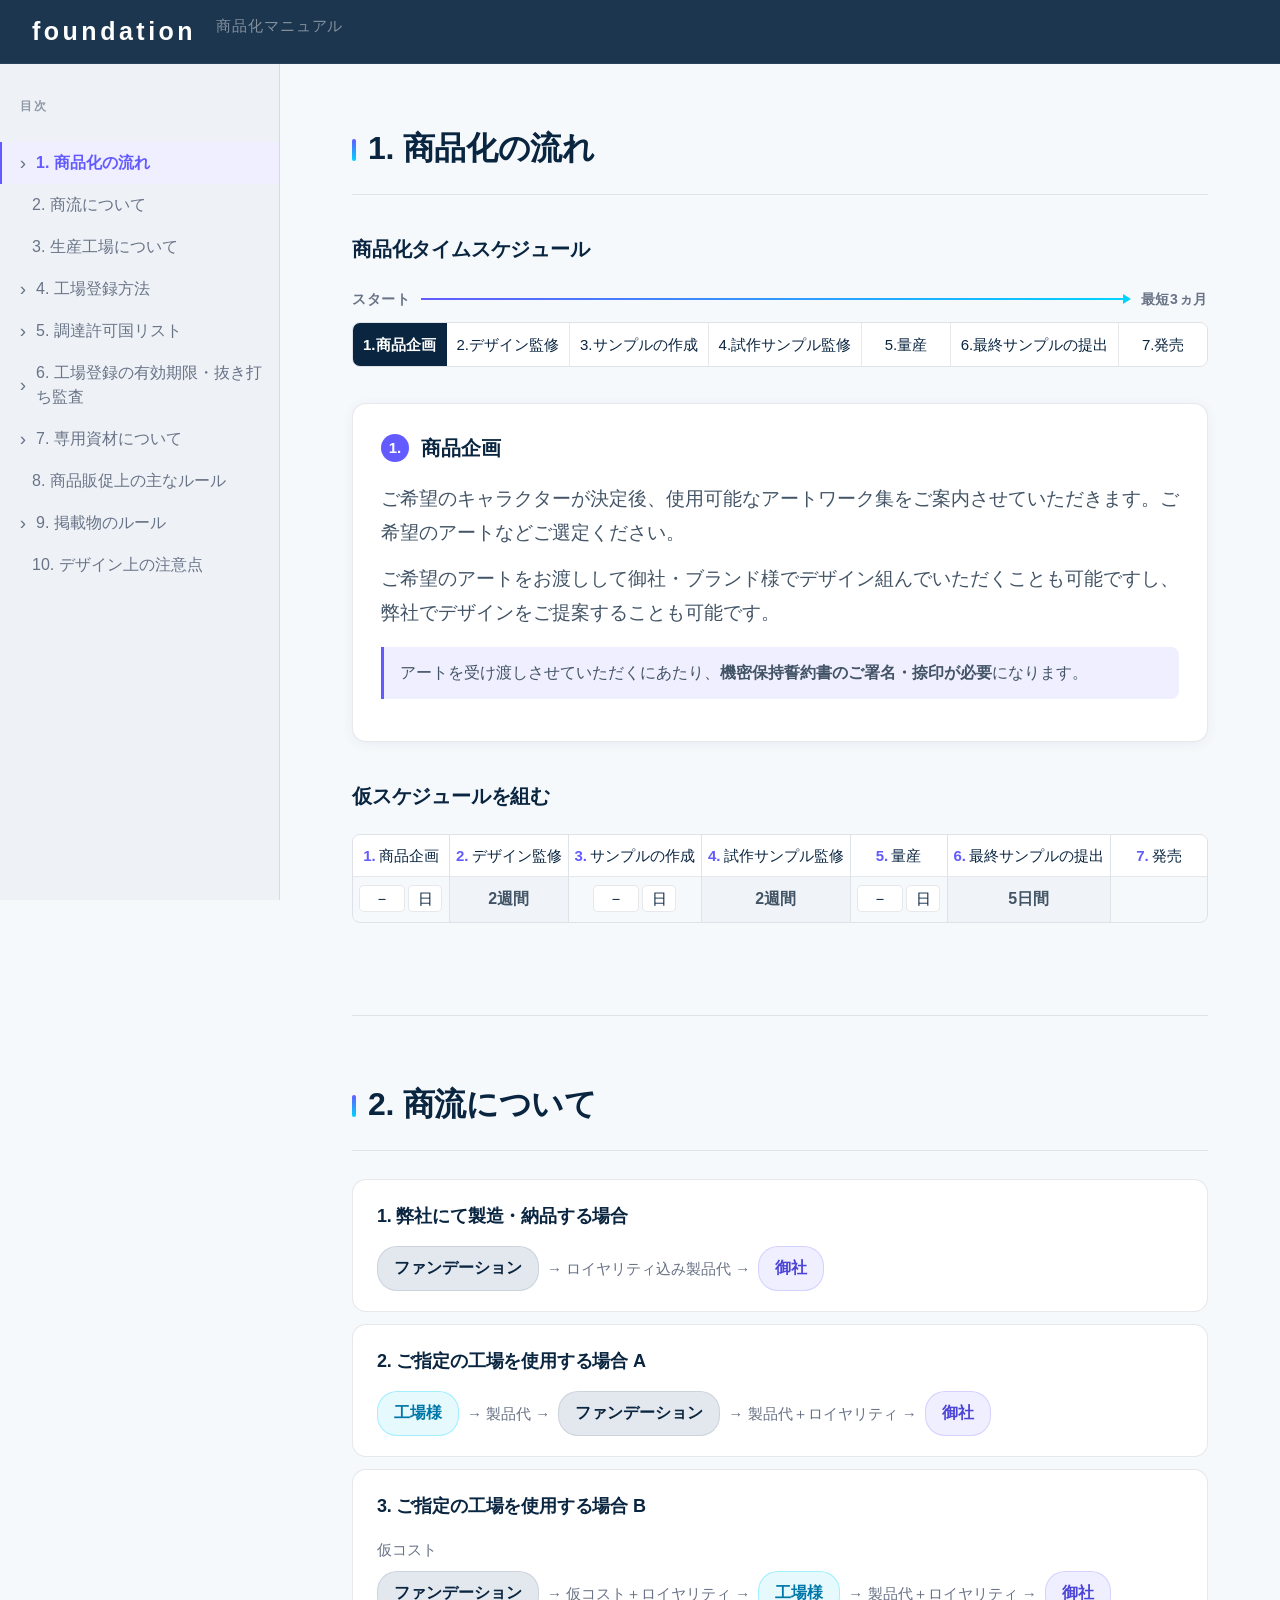
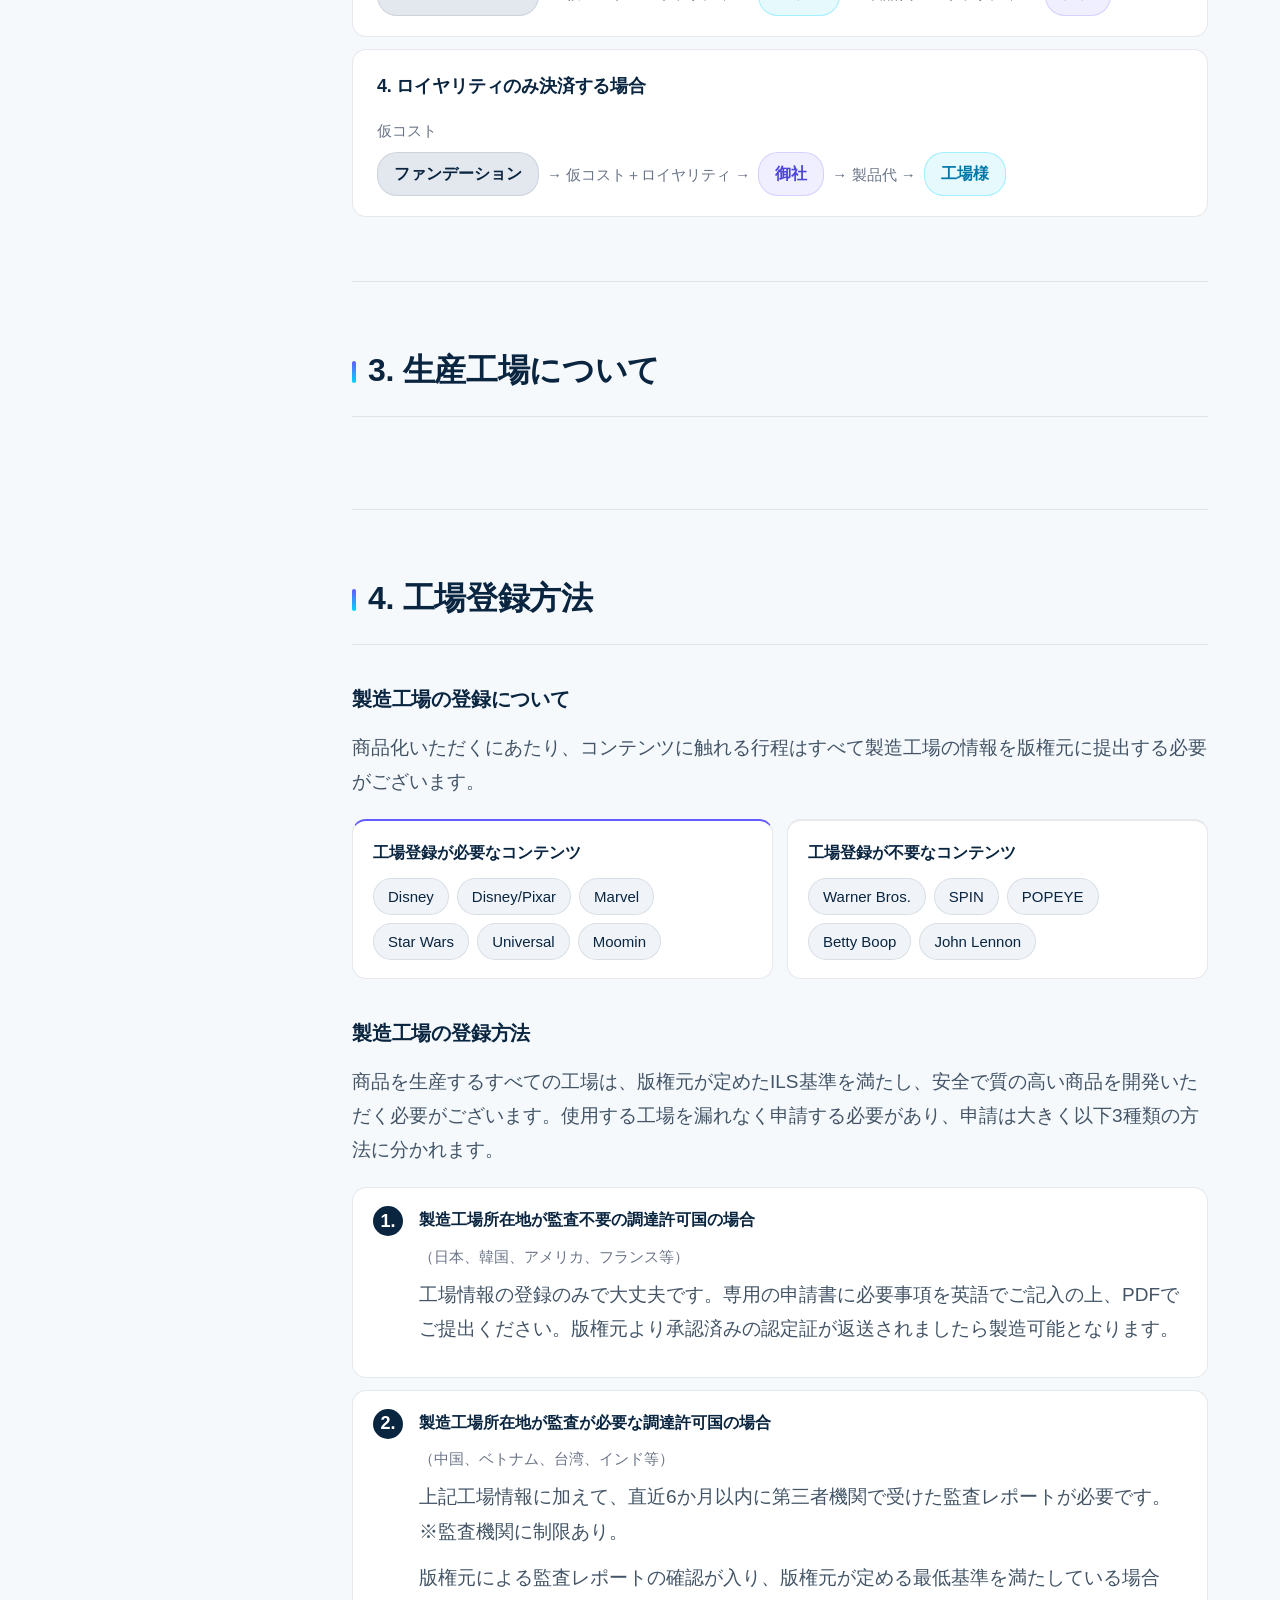
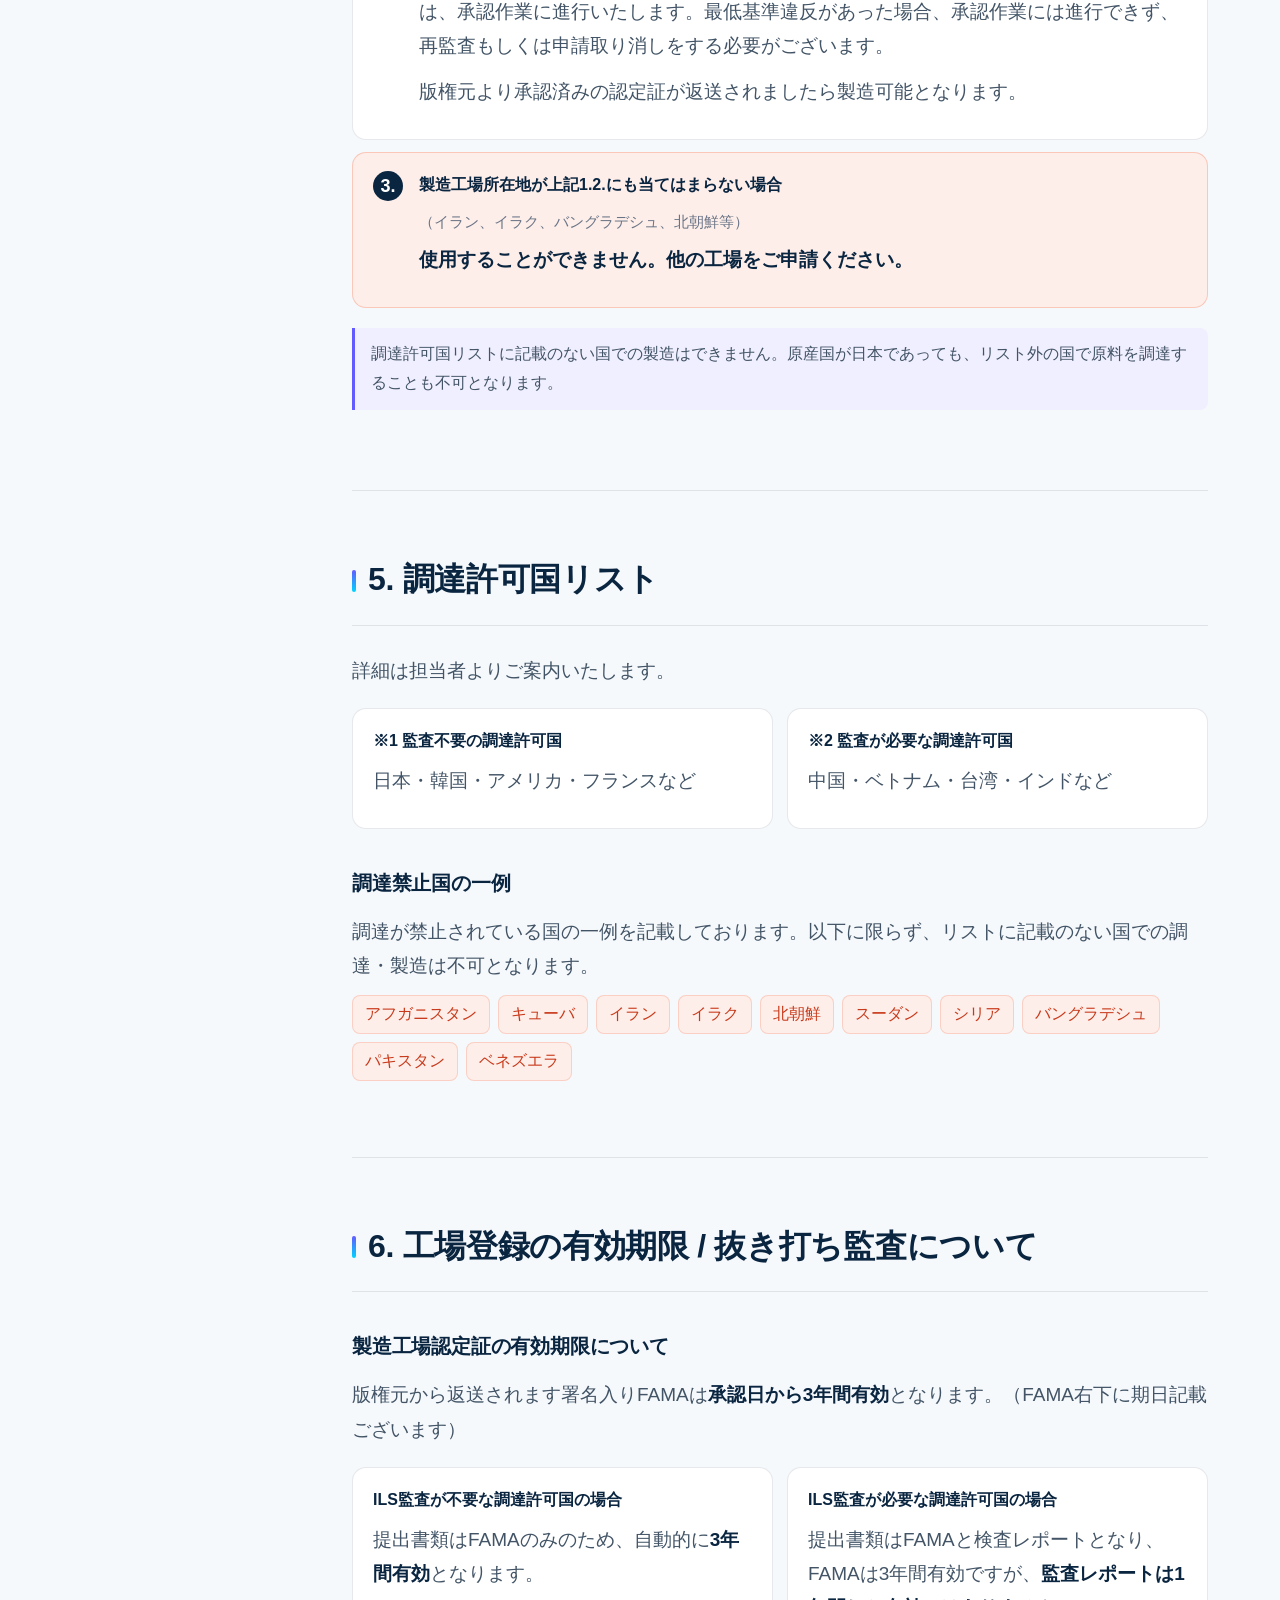
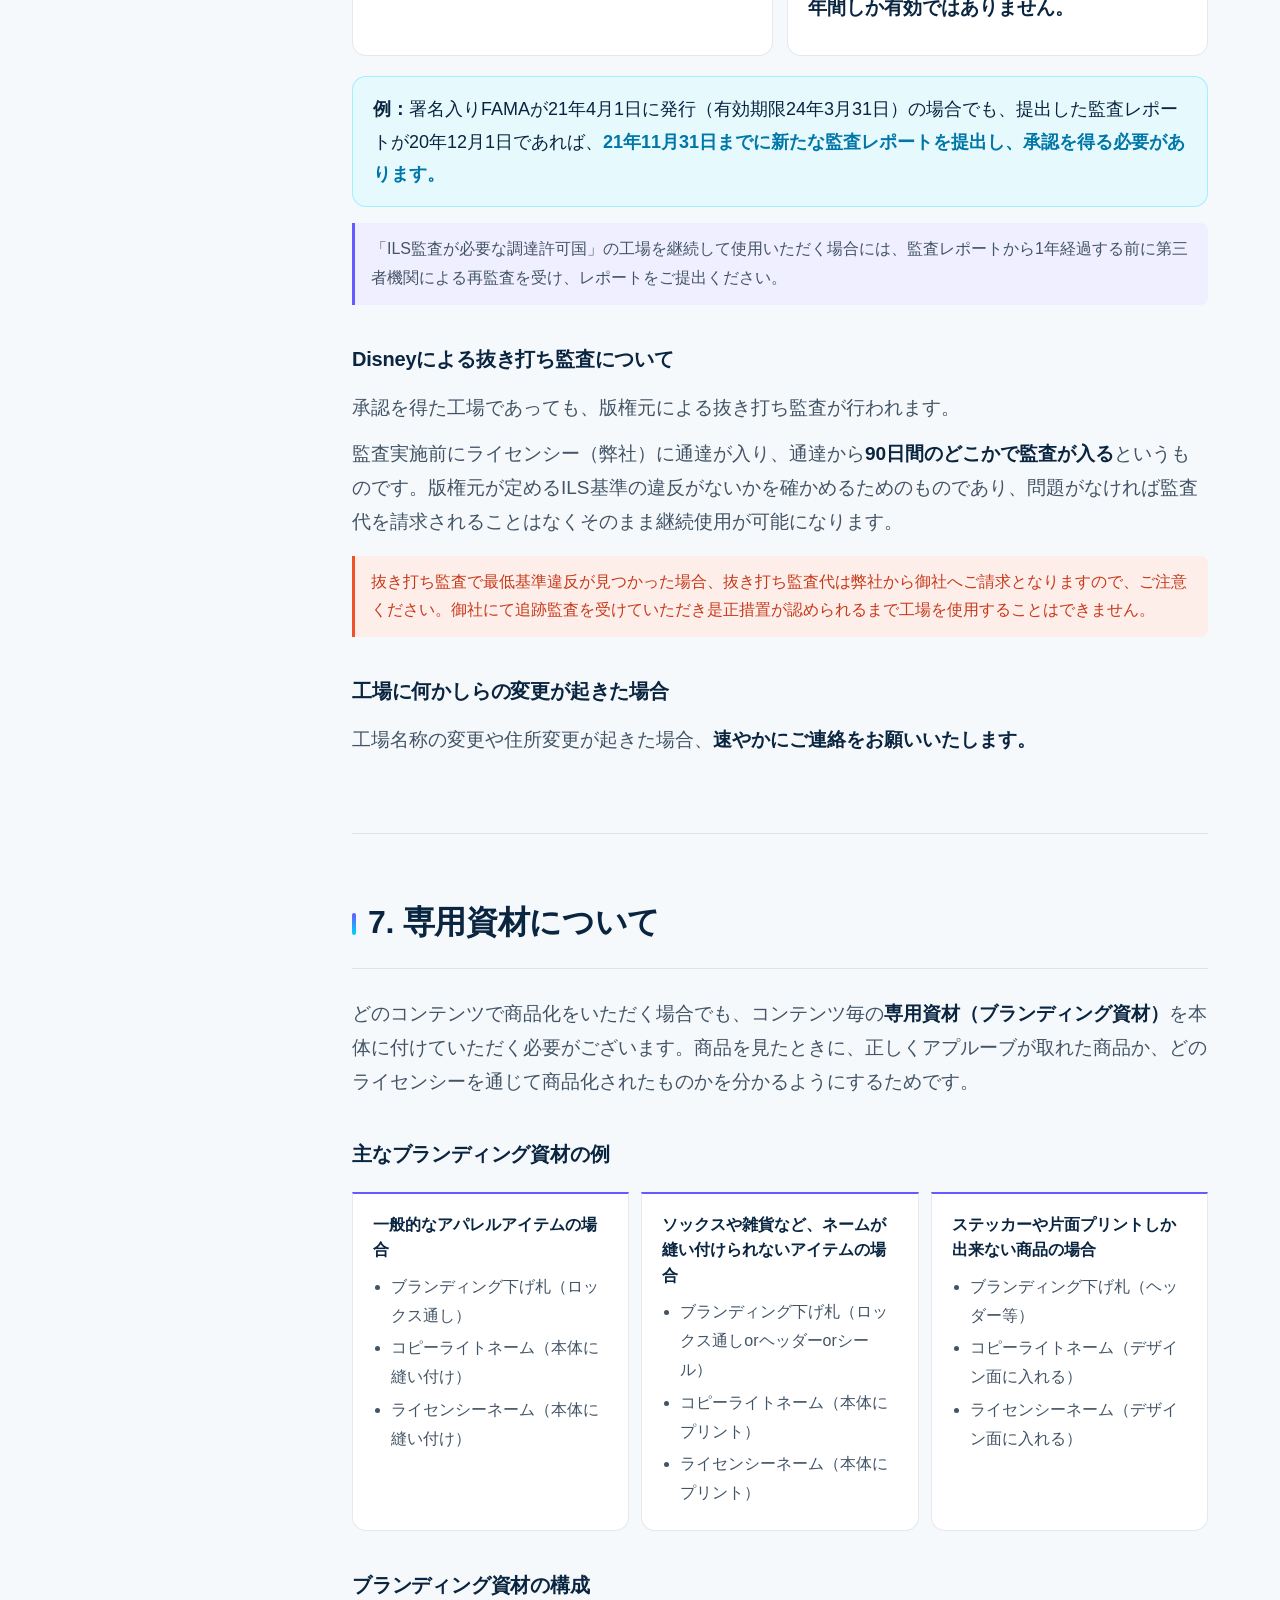
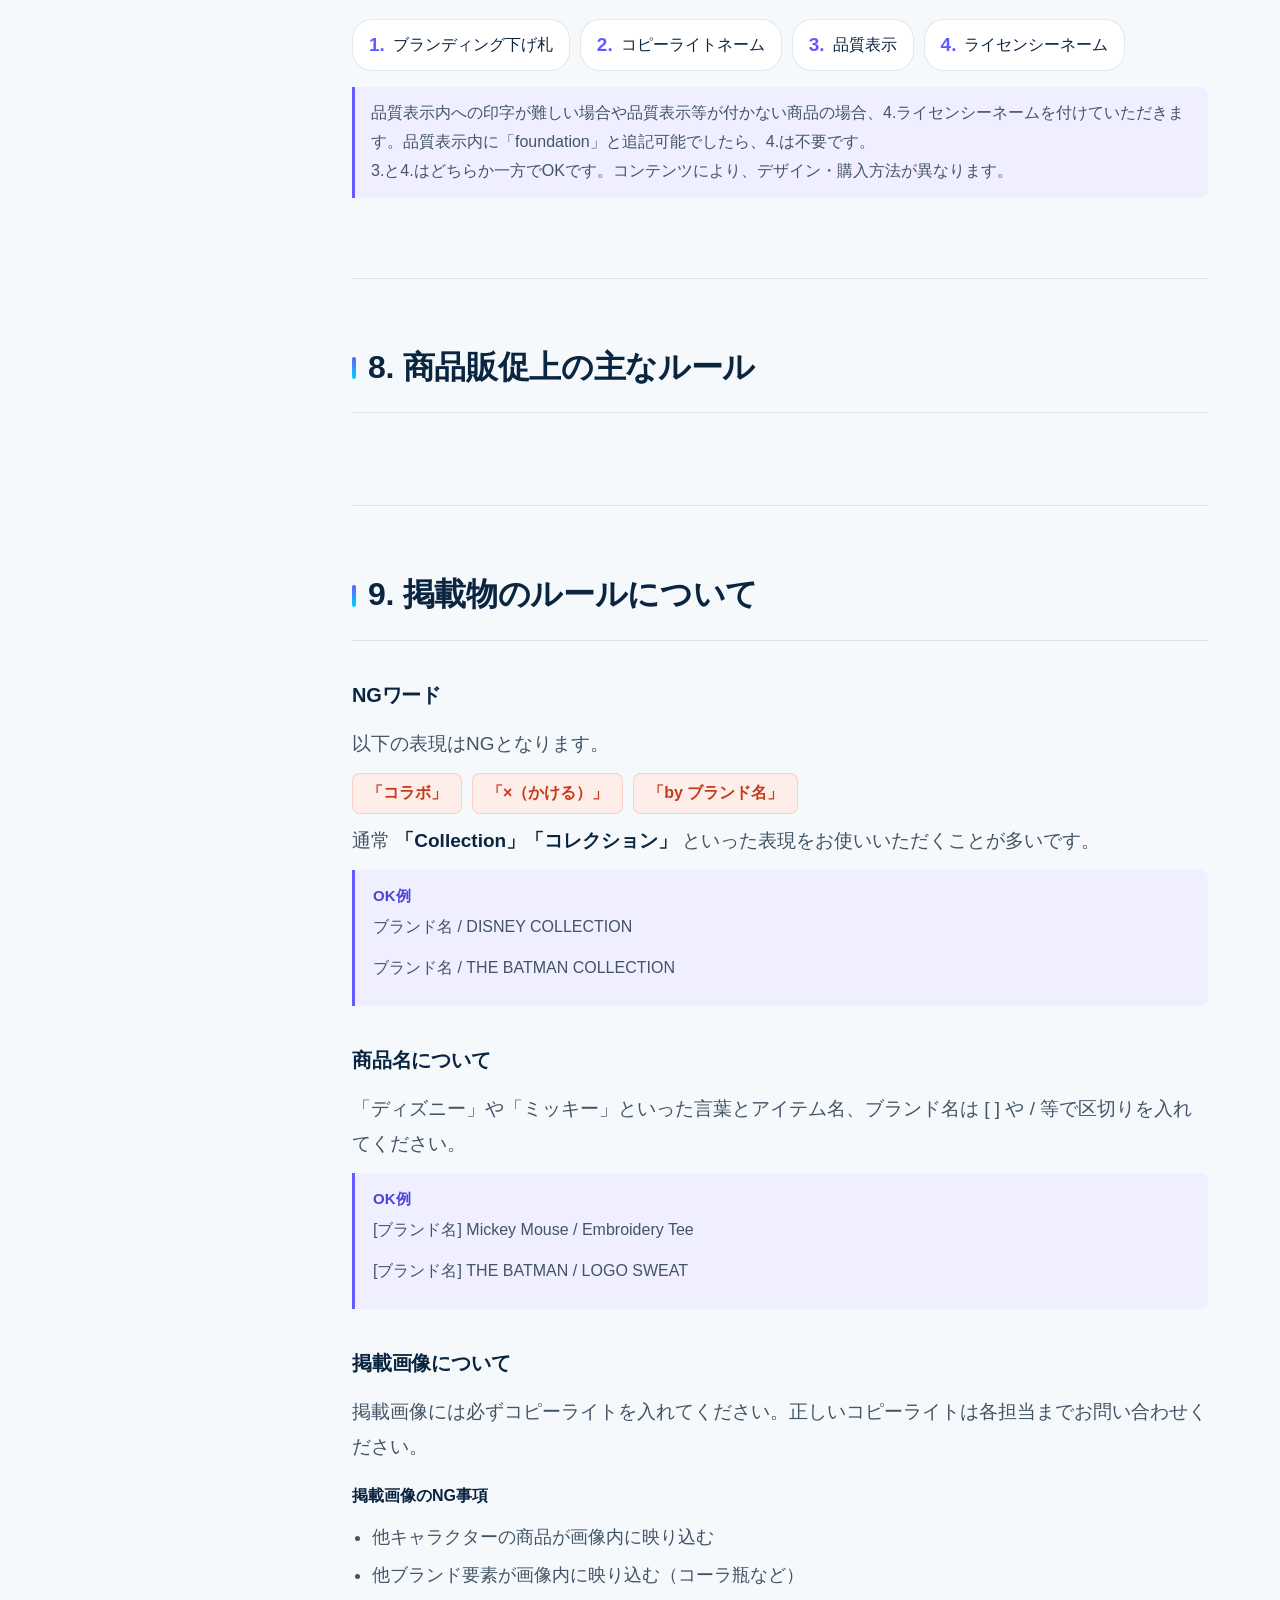
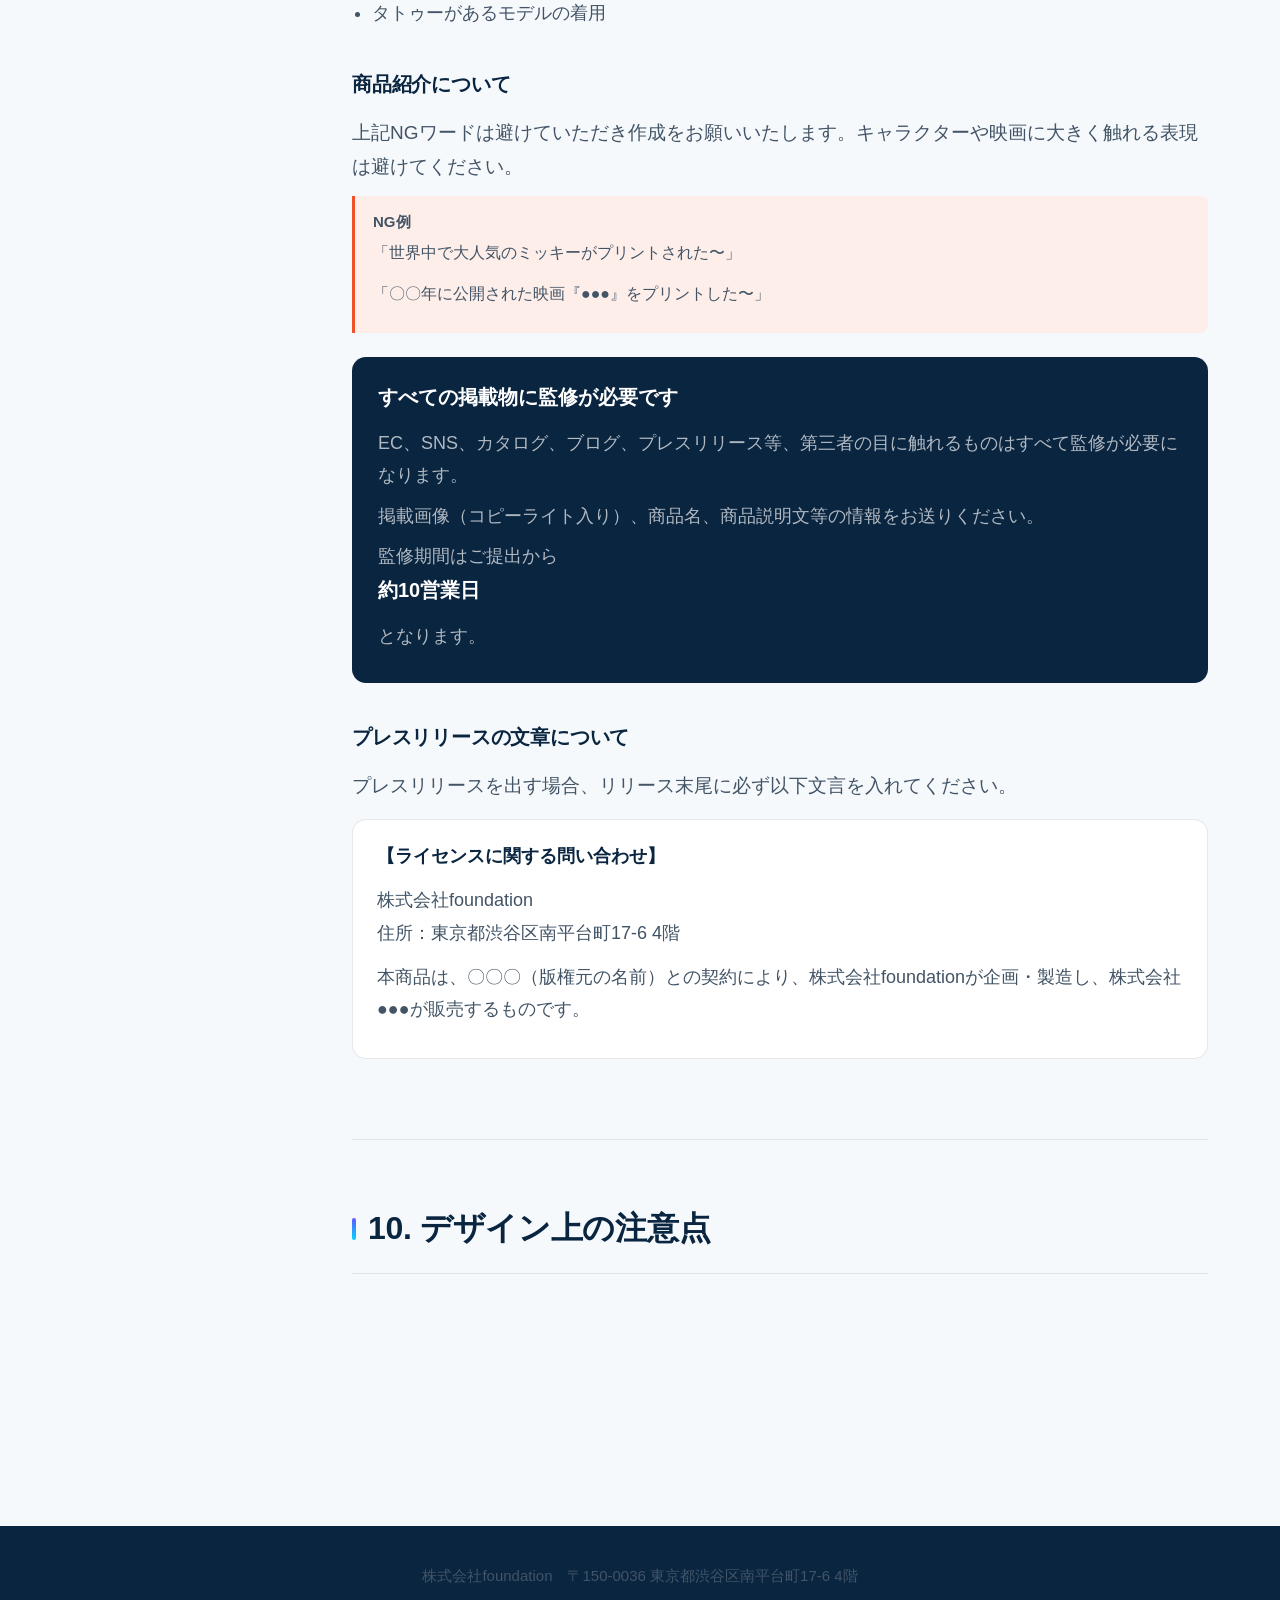
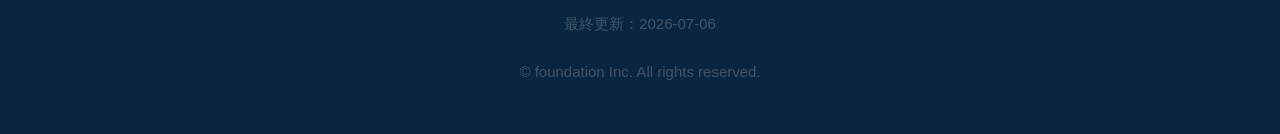
<file: index.html>
﻿<!DOCTYPE html>
<html lang="ja">
<head>
  <meta charset="UTF-8">
  <meta name="viewport" content="width=device-width, initial-scale=1.0">
  <title>FOUNDATION 商品化マニュアル</title>
  <link rel="stylesheet" href="style.css">
</head>
<body>

  <header class="site-header">
    <div class="header-inner">
      <div class="logo">foundation</div>
      <p class="header-subtitle">商品化マニュアル</p>
    </div>
  </header>

  <div class="layout">

    <nav class="sidebar">
      <p class="nav-label">目次</p>
      <ul class="nav-list">

        <li class="nav-item has-sub">
          <div class="nav-row">
            <button class="nav-toggle" aria-expanded="false">›</button>
            <a href="#flow" class="nav-link">1. 商品化の流れ</a>
          </div>
          <ul class="nav-sub">
            <li><a href="#h-timeline">商品化タイムスケジュール</a></li>
            <li><a href="#h-planning">仮スケジュールを組む</a></li>
          </ul>
        </li>

        <li class="nav-item">
          <div class="nav-row">
            <a href="#channel" class="nav-link nav-link-plain">2. 商流について</a>
          </div>
        </li>

        <li class="nav-item">
          <div class="nav-row">
            <a href="#factory" class="nav-link nav-link-plain">3. 生産工場について</a>
          </div>
        </li>

        <li class="nav-item has-sub">
          <div class="nav-row">
            <button class="nav-toggle" aria-expanded="false">›</button>
            <a href="#registration" class="nav-link">4. 工場登録方法</a>
          </div>
          <ul class="nav-sub">
            <li><a href="#h-reg-about">製造工場の登録について</a></li>
            <li><a href="#h-reg-method">製造工場の登録方法</a></li>
          </ul>
        </li>

        <li class="nav-item has-sub">
          <div class="nav-row">
            <button class="nav-toggle" aria-expanded="false">›</button>
            <a href="#countries" class="nav-link">5. 調達許可国リスト</a>
          </div>
          <ul class="nav-sub">
            <li><a href="#h-prohibited">調達禁止国の一例</a></li>
          </ul>
        </li>

        <li class="nav-item has-sub">
          <div class="nav-row">
            <button class="nav-toggle" aria-expanded="false">›</button>
            <a href="#validity" class="nav-link">6. 工場登録の有効期限・抜き打ち監査</a>
          </div>
          <ul class="nav-sub">
            <li><a href="#h-validity-detail">製造工場認定証の有効期限</a></li>
            <li><a href="#h-audit">Disneyによる抜き打ち監査</a></li>
            <li><a href="#h-change">工場に変更が起きた場合</a></li>
          </ul>
        </li>

        <li class="nav-item has-sub">
          <div class="nav-row">
            <button class="nav-toggle" aria-expanded="false">›</button>
            <a href="#materials" class="nav-link">7. 専用資材について</a>
          </div>
          <ul class="nav-sub">
            <li><a href="#h-branding">ブランディング資材の例</a></li>
            <li><a href="#h-config">資材の構成</a></li>
          </ul>
        </li>

        <li class="nav-item">
          <div class="nav-row">
            <a href="#promotion" class="nav-link nav-link-plain">8. 商品販促上の主なルール</a>
          </div>
        </li>

        <li class="nav-item has-sub">
          <div class="nav-row">
            <button class="nav-toggle" aria-expanded="false">›</button>
            <a href="#publication" class="nav-link">9. 掲載物のルール</a>
          </div>
          <ul class="nav-sub">
            <li><a href="#h-ngword">NGワード</a></li>
            <li><a href="#h-productname">商品名について</a></li>
            <li><a href="#h-image">掲載画像について</a></li>
            <li><a href="#h-product">商品紹介について</a></li>
            <li><a href="#h-press">プレスリリース</a></li>
          </ul>
        </li>

        <li class="nav-item">
          <div class="nav-row">
            <a href="#design" class="nav-link nav-link-plain">10. デザイン上の注意点</a>
          </div>
        </li>

      </ul>
    </nav>

    <main class="content">

      <!-- セクション1 -->
      <section id="flow">
        <h2>1. 商品化の流れ</h2>

        <h3 id="h-timeline">商品化タイムスケジュール</h3>

        <div class="timeline-scroll">
          <div class="timeline-inner">
            <div class="tl-arrow-wrap">
              <span class="tl-label">スタート</span>
              <div class="tl-arrow-line">
                <div class="tl-arrow-shaft"></div>
                <div class="tl-arrow-head"></div>
              </div>
              <span class="tl-label">最短3ヵ月</span>
            </div>
            <div class="timeline-steps">
              <div class="tl-step" data-tab="flow-1"><span class="tl-num">1.</span>商品企画</div>
              <div class="tl-step tl-step-accent" data-tab="flow-2"><span class="tl-num">2.</span>デザイン監修</div>
              <div class="tl-step" data-tab="flow-3"><span class="tl-num">3.</span>サンプルの作成</div>
              <div class="tl-step tl-step-accent" data-tab="flow-4"><span class="tl-num">4.</span>試作サンプル監修</div>
              <div class="tl-step" data-tab="flow-5"><span class="tl-num">5.</span>量産</div>
              <div class="tl-step tl-step-accent" data-tab="flow-6"><span class="tl-num">6.</span>最終サンプルの提出</div>
              <div class="tl-step" data-tab="flow-7"><span class="tl-num">7.</span>発売</div>
            </div>
          </div>
        </div>

        <div class="flow-tabs">
          <div class="flow-tab-panels">

            <div class="flow-tab-panel" id="flow-1">
              <div class="flow-panel-inner">
                <div class="flow-panel-header">
                  <span class="flow-panel-num">1.</span>
                  <span class="flow-panel-title">商品企画</span>
                </div>
                <p>ご希望のキャラクターが決定後、使用可能なアートワーク集をご案内させていただきます。ご希望のアートなどご選定ください。</p>
                <p>ご希望のアートをお渡しして御社・ブランド様でデザイン組んでいただくことも可能ですし、弊社でデザインをご提案することも可能です。</p>
                <div class="note">アートを受け渡しさせていただくにあたり、<strong>機密保持誓約書のご署名・捺印が必要</strong>になります。</div>
              </div>
            </div>

            <div class="flow-tab-panel" id="flow-2">
              <div class="flow-panel-inner">
                <div class="flow-panel-header">
                  <span class="flow-panel-num">2.</span>
                  <span class="flow-panel-title">デザイン監修</span>
                </div>
                <p>アイテム毎に版権元へデザイン申請を行います。アイテムの詳細がわかる絵型・データをご用意いただき、専用申請書にてご提出をお願いいたします。</p>
                <div class="note">申請書に不備がある場合、デザイン監修でNGが出た場合、デザイン修正いただき再監修が必要になります。</div>
              </div>
            </div>

            <div class="flow-tab-panel" id="flow-3">
              <div class="flow-panel-inner">
                <div class="flow-panel-header">
                  <span class="flow-panel-num">3.</span>
                  <span class="flow-panel-title">サンプルの作成</span>
                </div>
                <p>試作サンプルを作成いただきます。プリントや刺繍の場合、試刷り・試打ちでの監修も可能です。各色展開がある場合は、各色の試刷り・試打ちをご用意ください。</p>
                <div class="note">ユニバーサル社の場合、試作サンプルも現物での提出が必要になります。</div>
              </div>
            </div>

            <div class="flow-tab-panel" id="flow-4">
              <div class="flow-panel-inner">
                <div class="flow-panel-header">
                  <span class="flow-panel-num">4.</span>
                  <span class="flow-panel-title">試作サンプル監修</span>
                </div>
                <p>版権元により、現物監修・画像監修など提出方法異なりますのでご注意ください。</p>
                <p>画像監修の場合、アイテム全体の画像、キャラクター部分の寄り画像を真上から撮影したものをご提出ください。斜めになっていたり、キャラクター部分が不鮮明な画像は再提出となります。現物監修の場合は、弊社までご送付ください。</p>
                <div class="note">試作サンプル監修でNGが出た場合、再度試作サンプル作成いただき再監修が必要になります。</div>
              </div>
            </div>

            <div class="flow-tab-panel" id="flow-5">
              <div class="flow-panel-inner">
                <div class="flow-panel-header">
                  <span class="flow-panel-num">5.</span>
                  <span class="flow-panel-title">量産</span>
                </div>
                <p>試作サンプル監修で承認となりましたら、量産へご進行いただけます。</p>
                <p>各版権により、専用の下げ札やネームを本体に付けていただく必要がありますのでご注意ください。各専用資材は、弊社指定の資材屋から購入いただく場合と、御社で作成いただく場合とそれぞれございます。</p>
              </div>
            </div>

            <div class="flow-tab-panel" id="flow-6">
              <div class="flow-panel-inner">
                <div class="flow-panel-header">
                  <span class="flow-panel-num">6.</span>
                  <span class="flow-panel-title">最終サンプルの提出</span>
                </div>
                <p>発売いただく前に、版権元へ最終サンプルの提出が必須となります。最終サンプルは資材等が商品と同仕様である必要がありますため、量産から抜きでご用意をお願いいたします。</p>
                <div class="note">最終サンプルは返却されませんのでご注意ください。</div>
                <h4>最終サンプル提出数</h4>
                <table class="data-table">
                  <thead><tr><th>プロパティ</th><th>提出数</th></tr></thead>
                  <tbody>
                    <tr><td>ディズニー</td><td>各色1点（1色展開の場合は各2点）</td></tr>
                    <tr><td>マーベル</td><td>各型色込み3枚</td></tr>
                    <tr><td>スター・ウォーズ</td><td>各色1点（1色展開の場合は各2点）</td></tr>
                    <tr><td>アンブリン</td><td>各型色込み9枚</td></tr>
                    <tr><td>ミニオンズ</td><td>各型色込み6枚</td></tr>
                    <tr><td>ドリームワークス</td><td>各型色込み6枚</td></tr>
                    <tr><td>ワーナーブラザーズ</td><td>各色1点（1色展開の場合は各2点）</td></tr>
                    <tr><td>ムーミン</td><td>各型色込み5枚</td></tr>
                  </tbody>
                </table>
              </div>
            </div>

            <div class="flow-tab-panel" id="flow-7">
              <div class="flow-panel-inner">
                <div class="flow-panel-header">
                  <span class="flow-panel-num">7.</span>
                  <span class="flow-panel-title">発売</span>
                </div>
                <p>最終サンプルが承認されましたら、発売可能となります。</p>
              </div>
            </div>

          </div><!-- /.flow-tab-panels -->
        </div><!-- /.flow-tabs -->

        <h3 id="h-planning">仮スケジュールを組む</h3>

        <div class="sched-scroll">
          <div class="sched-inner">
            <div class="sched-steps">
              <div class="sched-step">
                <div class="sched-label"><span class="sched-num">1.</span>商品企画</div>
                <div class="sched-dur">
                  <select class="sched-val-sel"></select>
                  <select class="sched-unit"><option>日</option><option>週間</option><option>ヵ月</option></select>
                </div>
              </div>
              <div class="sched-step sched-step-fixed">
                <div class="sched-label"><span class="sched-num">2.</span>デザイン監修</div>
                <div class="sched-dur">
                  <span class="sched-fixed-val">2週間</span>
                </div>
              </div>
              <div class="sched-step">
                <div class="sched-label"><span class="sched-num">3.</span>サンプルの作成</div>
                <div class="sched-dur">
                  <select class="sched-val-sel"></select>
                  <select class="sched-unit"><option>日</option><option>週間</option><option>ヵ月</option></select>
                </div>
              </div>
              <div class="sched-step sched-step-fixed">
                <div class="sched-label"><span class="sched-num">4.</span>試作サンプル監修</div>
                <div class="sched-dur">
                  <span class="sched-fixed-val">2週間</span>
                </div>
              </div>
              <div class="sched-step">
                <div class="sched-label"><span class="sched-num">5.</span>量産</div>
                <div class="sched-dur">
                  <select class="sched-val-sel"></select>
                  <select class="sched-unit"><option>日</option><option>週間</option><option>ヵ月</option></select>
                </div>
              </div>
              <div class="sched-step sched-step-fixed">
                <div class="sched-label"><span class="sched-num">6.</span>最終サンプルの提出</div>
                <div class="sched-dur">
                  <span class="sched-fixed-val">5日間</span>
                </div>
              </div>
              <div class="sched-step sched-step-result">
                <div class="sched-label"><span class="sched-num">7.</span>発売</div>
                <div class="sched-dur sched-dur-result">
                  <span class="sched-result" id="sched-result"></span>
                </div>
              </div>
            </div>
          </div>
        </div>

        <div class="section-notes" id="notes-flow-schedule"></div>

        <div class="section-notes" id="notes-flow"></div>
      </section>

      <!-- セクション2 -->
      <section id="channel">
        <h2>2. 商流について</h2>

        <div class="channel-list">
          <div class="channel-item">
            <h3>1. 弊社にて製造・納品する場合</h3>
            <div class="flow-diagram">
              <span class="node company">ファンデーション</span>
              <span class="arrow">→ ロイヤリティ込み製品代 →</span>
              <span class="node client">御社</span>
            </div>
          </div>

          <div class="channel-item">
            <h3>2. ご指定の工場を使用する場合 A</h3>
            <div class="flow-diagram">
              <span class="node factory">工場様</span>
              <span class="arrow">→ 製品代 →</span>
              <span class="node company">ファンデーション</span>
              <span class="arrow">→ 製品代＋ロイヤリティ →</span>
              <span class="node client">御社</span>
            </div>
          </div>

          <div class="channel-item">
            <h3>3. ご指定の工場を使用する場合 B</h3>
            <p class="cost-note">仮コスト</p>
            <div class="flow-diagram">
              <span class="node company">ファンデーション</span>
              <span class="arrow">→ 仮コスト＋ロイヤリティ →</span>
              <span class="node factory">工場様</span>
              <span class="arrow">→ 製品代＋ロイヤリティ →</span>
              <span class="node client">御社</span>
            </div>
          </div>

          <div class="channel-item">
            <h3>4. ロイヤリティのみ決済する場合</h3>
            <p class="cost-note">仮コスト</p>
            <div class="flow-diagram">
              <span class="node company">ファンデーション</span>
              <span class="arrow">→ 仮コスト＋ロイヤリティ →</span>
              <span class="node client">御社</span>
              <span class="arrow">→ 製品代 →</span>
              <span class="node factory">工場様</span>
            </div>
          </div>
        </div>
        <div class="section-notes" id="notes-channel"></div>
      </section>

      <!-- セクション3 -->
      <section id="factory">
        <h2>3. 生産工場について</h2>
        <div class="section-notes" id="notes-factory"></div>
      </section>

      <!-- セクション4 -->
      <section id="registration">
        <h2>4. 工場登録方法</h2>
        <h3 id="h-reg-about">製造工場の登録について</h3>
        <p>商品化いただくにあたり、コンテンツに触れる行程はすべて製造工場の情報を版権元に提出する必要がございます。</p>

        <div class="two-col">
          <div class="col-box required">
            <h4>工場登録が必要なコンテンツ</h4>
            <ul class="tag-list">
              <li>Disney</li>
              <li>Disney/Pixar</li>
              <li>Marvel</li>
              <li>Star Wars</li>
              <li>Universal</li>
              <li>Moomin</li>
            </ul>
          </div>
          <div class="col-box not-required">
            <h4>工場登録が不要なコンテンツ</h4>
            <ul class="tag-list">
              <li>Warner Bros.</li>
              <li>SPIN</li>
              <li>POPEYE</li>
              <li>Betty Boop</li>
              <li>John Lennon</li>
            </ul>
          </div>
        </div>

        <h3 id="h-reg-method">製造工場の登録方法</h3>
        <p>商品を生産するすべての工場は、版権元が定めたILS基準を満たし、安全で質の高い商品を開発いただく必要がございます。使用する工場を漏れなく申請する必要があり、申請は大きく以下3種類の方法に分かれます。</p>

        <div class="registration-steps">
          <div class="reg-step">
            <div class="reg-step-num">1.</div>
            <div class="reg-step-body">
              <h4>製造工場所在地が監査不要の調達許可国の場合</h4>
              <p class="country-example">（日本、韓国、アメリカ、フランス等）</p>
              <p>工場情報の登録のみで大丈夫です。専用の申請書に必要事項を英語でご記入の上、PDFでご提出ください。版権元より承認済みの認定証が返送されましたら製造可能となります。</p>
            </div>
          </div>

          <div class="reg-step">
            <div class="reg-step-num">2.</div>
            <div class="reg-step-body">
              <h4>製造工場所在地が監査が必要な調達許可国の場合</h4>
              <p class="country-example">（中国、ベトナム、台湾、インド等）</p>
              <p>上記工場情報に加えて、直近6か月以内に第三者機関で受けた監査レポートが必要です。※監査機関に制限あり。</p>
              <p>版権元による監査レポートの確認が入り、版権元が定める最低基準を満たしている場合は、承認作業に進行いたします。最低基準違反があった場合、承認作業には進行できず、再監査もしくは申請取り消しをする必要がございます。</p>
              <p>版権元より承認済みの認定証が返送されましたら製造可能となります。</p>
            </div>
          </div>

          <div class="reg-step danger">
            <div class="reg-step-num">3.</div>
            <div class="reg-step-body">
              <h4>製造工場所在地が上記1.2.にも当てはまらない場合</h4>
              <p class="country-example">（イラン、イラク、バングラデシュ、北朝鮮等）</p>
              <p><strong>使用することができません。他の工場をご申請ください。</strong></p>
            </div>
          </div>
        </div>

        <div class="note">
          調達許可国リストに記載のない国での製造はできません。原産国が日本であっても、リスト外の国で原料を調達することも不可となります。
        </div>
        <div class="section-notes" id="notes-registration"></div>
      </section>

      <!-- セクション5 -->
      <section id="countries">
        <h2>5. 調達許可国リスト</h2>
        <p>詳細は担当者よりご案内いたします。</p>

        <div class="two-col">
          <div class="col-box">
            <h4>※1 監査不要の調達許可国</h4>
            <p>日本・韓国・アメリカ・フランスなど</p>
          </div>
          <div class="col-box">
            <h4>※2 監査が必要な調達許可国</h4>
            <p>中国・ベトナム・台湾・インドなど</p>
          </div>
        </div>

        <h3 id="h-prohibited">調達禁止国の一例</h3>
        <p>調達が禁止されている国の一例を記載しております。以下に限らず、リストに記載のない国での調達・製造は不可となります。</p>
        <ul class="prohibited-list">
          <li>アフガニスタン</li>
          <li>キューバ</li>
          <li>イラン</li>
          <li>イラク</li>
          <li>北朝鮮</li>
          <li>スーダン</li>
          <li>シリア</li>
          <li>バングラデシュ</li>
          <li>パキスタン</li>
          <li>ベネズエラ</li>
        </ul>
        <div class="section-notes" id="notes-countries"></div>
      </section>

      <!-- セクション6 -->
      <section id="validity">
        <h2>6. 工場登録の有効期限 / 抜き打ち監査について</h2>

        <h3 id="h-validity-detail">製造工場認定証の有効期限について</h3>
        <p>版権元から返送されます署名入りFAMAは<strong>承認日から3年間有効</strong>となります。（FAMA右下に期日記載ございます）</p>

        <div class="two-col">
          <div class="col-box">
            <h4>ILS監査が不要な調達許可国の場合</h4>
            <p>提出書類はFAMAのみのため、自動的に<strong>3年間有効</strong>となります。</p>
          </div>
          <div class="col-box">
            <h4>ILS監査が必要な調達許可国の場合</h4>
            <p>提出書類はFAMAと検査レポートとなり、FAMAは3年間有効ですが、<strong>監査レポートは1年間しか有効ではありません。</strong></p>
          </div>
        </div>

        <div class="example-box">
          <strong>例：</strong>署名入りFAMAが21年4月1日に発行（有効期限24年3月31日）の場合でも、提出した監査レポートが20年12月1日であれば、<span class="highlight">21年11月31日までに新たな監査レポートを提出し、承認を得る必要があります。</span>
        </div>

        <div class="note">「ILS監査が必要な調達許可国」の工場を継続して使用いただく場合には、監査レポートから1年経過する前に第三者機関による再監査を受け、レポートをご提出ください。</div>

        <h3 id="h-audit">Disneyによる抜き打ち監査について</h3>
        <p>承認を得た工場であっても、版権元による抜き打ち監査が行われます。</p>
        <p>監査実施前にライセンシー（弊社）に通達が入り、通達から<strong>90日間のどこかで監査が入る</strong>というものです。版権元が定めるILS基準の違反がないかを確かめるためのものであり、問題がなければ監査代を請求されることはなくそのまま継続使用が可能になります。</p>

        <div class="note alert">
          抜き打ち監査で最低基準違反が見つかった場合、抜き打ち監査代は弊社から御社へご請求となりますので、ご注意ください。御社にて追跡監査を受けていただき是正措置が認められるまで工場を使用することはできません。
        </div>

        <h3 id="h-change">工場に何かしらの変更が起きた場合</h3>
        <p>工場名称の変更や住所変更が起きた場合、<strong>速やかにご連絡をお願いいたします。</strong></p>
        <div class="section-notes" id="notes-validity"></div>
      </section>

      <!-- セクション7 -->
      <section id="materials">
        <h2>7. 専用資材について</h2>

        <p>どのコンテンツで商品化をいただく場合でも、コンテンツ毎の<strong>専用資材（ブランディング資材）</strong>を本体に付けていただく必要がございます。商品を見たときに、正しくアプルーブが取れた商品か、どのライセンシーを通じて商品化されたものかを分かるようにするためです。</p>

        <h3 id="h-branding">主なブランディング資材の例</h3>

        <div class="materials-grid">
          <div class="material-card">
            <h4>一般的なアパレルアイテムの場合</h4>
            <ul>
              <li>ブランディング下げ札（ロックス通し）</li>
              <li>コピーライトネーム（本体に縫い付け）</li>
              <li>ライセンシーネーム（本体に縫い付け）</li>
            </ul>
          </div>

          <div class="material-card">
            <h4>ソックスや雑貨など、ネームが縫い付けられないアイテムの場合</h4>
            <ul>
              <li>ブランディング下げ札（ロックス通しorヘッダーorシール）</li>
              <li>コピーライトネーム（本体にプリント）</li>
              <li>ライセンシーネーム（本体にプリント）</li>
            </ul>
          </div>

          <div class="material-card">
            <h4>ステッカーや片面プリントしか出来ない商品の場合</h4>
            <ul>
              <li>ブランディング下げ札（ヘッダー等）</li>
              <li>コピーライトネーム（デザイン面に入れる）</li>
              <li>ライセンシーネーム（デザイン面に入れる）</li>
            </ul>
          </div>
        </div>

        <h3 id="h-config">ブランディング資材の構成</h3>
        <div class="materials-numbering">
          <div class="mat-item"><span>1.</span>ブランディング下げ札</div>
          <div class="mat-item"><span>2.</span>コピーライトネーム</div>
          <div class="mat-item"><span>3.</span>品質表示</div>
          <div class="mat-item"><span>4.</span>ライセンシーネーム</div>
        </div>

        <div class="note">
          品質表示内への印字が難しい場合や品質表示等が付かない商品の場合、4.ライセンシーネームを付けていただきます。品質表示内に「foundation」と追記可能でしたら、4.は不要です。<br>
          3.と4.はどちらか一方でOKです。コンテンツにより、デザイン・購入方法が異なります。
        </div>
        <div class="section-notes" id="notes-materials"></div>
      </section>

      <!-- セクション8 -->
      <section id="promotion">
        <h2>8. 商品販促上の主なルール</h2>
        <div class="section-notes" id="notes-promotion"></div>
      </section>

      <!-- セクション9 -->
      <section id="publication">
        <h2>9. 掲載物のルールについて</h2>

        <h3 id="h-ngword">NGワード</h3>
        <p>以下の表現はNGとなります。</p>
        <div class="ng-words">
          <span class="ng-tag">「コラボ」</span>
          <span class="ng-tag">「×（かける）」</span>
          <span class="ng-tag">「by ブランド名」</span>
        </div>
        <p>通常 <strong>「Collection」「コレクション」</strong> といった表現をお使いいただくことが多いです。</p>

        <div class="example-block">
          <p class="ok-label">OK例</p>
          <p>ブランド名 / DISNEY COLLECTION</p>
          <p>ブランド名 / THE BATMAN COLLECTION</p>
        </div>

        <h3 id="h-productname">商品名について</h3>
        <p>「ディズニー」や「ミッキー」といった言葉とアイテム名、ブランド名は [ ] や / 等で区切りを入れてください。</p>
        <div class="example-block">
          <p class="ok-label">OK例</p>
          <p>[ブランド名] Mickey Mouse / Embroidery Tee</p>
          <p>[ブランド名] THE BATMAN / LOGO SWEAT</p>
        </div>

        <h3 id="h-image">掲載画像について</h3>
        <p>掲載画像には必ずコピーライトを入れてください。正しいコピーライトは各担当までお問い合わせください。</p>

        <h4>掲載画像のNG事項</h4>
        <ul class="ng-list">
          <li>他キャラクターの商品が画像内に映り込む</li>
          <li>他ブランド要素が画像内に映り込む（コーラ瓶など）</li>
          <li>タトゥーがあるモデルの着用</li>
        </ul>

        <h3 id="h-product">商品紹介について</h3>
        <p>上記NGワードは避けていただき作成をお願いいたします。キャラクターや映画に大きく触れる表現は避けてください。</p>
        <div class="ng-example">
          <p class="ng-label">NG例</p>
          <p>「世界中で大人気のミッキーがプリントされた〜」</p>
          <p>「〇〇年に公開された映画『●●●』をプリントした〜」</p>
        </div>

        <div class="important-box">
          <strong>すべての掲載物に監修が必要です</strong>
          <p>EC、SNS、カタログ、ブログ、プレスリリース等、第三者の目に触れるものはすべて監修が必要になります。</p>
          <p>掲載画像（コピーライト入り）、商品名、商品説明文等の情報をお送りください。</p>
          <p>監修期間はご提出から<strong>約10営業日</strong>となります。</p>
        </div>

        <h3 id="h-press">プレスリリースの文章について</h3>
        <p>プレスリリースを出す場合、リリース末尾に必ず以下文言を入れてください。</p>
        <div class="press-template">
          <p><strong>【ライセンスに関する問い合わせ】</strong></p>
          <p>株式会社foundation<br>
          住所：東京都渋谷区南平台町17-6 4階</p>
          <p>本商品は、〇〇〇（版権元の名前）との契約により、株式会社foundationが企画・製造し、株式会社●●●が販売するものです。</p>
        </div>
        <div class="section-notes" id="notes-publication"></div>
      </section>

      <!-- セクション10 -->
      <section id="design">
        <h2>10. デザイン上の注意点</h2>
        <div class="section-notes" id="notes-design"></div>
      </section>

    </main>
  </div>

  <footer class="site-footer">
    <p>株式会社foundation　〒150-0036 東京都渋谷区南平台町17-6 4階</p>
    <p><span id="last-updated"></span></p>
    <p>&copy; foundation Inc. All rights reserved.</p>
  </footer>

  <script>
    // content.json を読み込んで各セクションに追記内容を表示
    fetch('./content.json?t=' + Date.now())
      .then(r => r.json())
      .then(data => {
        Object.keys(data.sections).forEach(key => {
          const el = document.getElementById('notes-' + key);
          if (!el) return;
          const text = data.sections[key];
          if (text && text.trim()) {
            el.innerHTML = text.split('\n')
              .filter(l => l.trim())
              .map(l => `<p>${l}</p>`)
              .join('');
            el.style.display = 'block';
          }
        });
        if (data.lastUpdated) {
          const el = document.getElementById('last-updated');
          if (el) el.textContent = '最終更新：' + data.lastUpdated;
        }
      })
      .catch(() => {});
  </script>

  <script>
    // スムーズスクロール（画面上部1/3の位置に表示）
    document.querySelectorAll('a[href^="#"]').forEach(anchor => {
      anchor.addEventListener('click', function(e) {
        e.preventDefault();
        const target = document.querySelector(this.getAttribute('href'));
        if (target) {
          const offset = window.innerHeight / 4;
          const targetTop = target.getBoundingClientRect().top + window.scrollY;
          window.scrollTo({ top: targetTop - offset, behavior: 'smooth' });
        }
      });
    });

    // タイムライン表示制御
    let stickyTab = 'flow-1';

    function showPanel(tabId) {
      document.querySelectorAll('.flow-tab-panel').forEach(p => p.classList.remove('active'));
      if (tabId) document.getElementById(tabId).classList.add('active');
    }

    function setActiveStep(tabId) {
      document.querySelectorAll('.tl-step[data-tab]').forEach(s =>
        s.classList.toggle('active', s.dataset.tab === tabId));
    }

    document.querySelectorAll('.tl-step[data-tab]').forEach(step => {
      step.addEventListener('click', function() {
        stickyTab = this.dataset.tab;
        setActiveStep(stickyTab);
        showPanel(stickyTab);
      });
    });

    // 初期表示：1.商品企画
    setActiveStep('flow-1');
    showPanel('flow-1');

    // スケジュールプランナー：1〜31のプルダウン生成
    document.querySelectorAll('.sched-val-sel').forEach(sel => {
      sel.innerHTML = '<option value="">－</option>' +
        Array.from({length: 31}, (_, i) => `<option>${i + 1}</option>`).join('');
    });

    // スケジュール合計計算
    const unitDays = {'日': 1, '週間': 7, 'ヵ月': 30};
    const FIXED_DAYS = 14 + 14 + 5; // 2.デザイン監修 + 4.試作サンプル監修 + 6.最終サンプルの提出

    function calcSchedule() {
      let total = FIXED_DAYS;
      let allFilled = true;
      document.querySelectorAll('.sched-step:not(.sched-step-fixed):not(.sched-step-result)').forEach(step => {
        const valSel = step.querySelector('.sched-val-sel');
        if (!valSel.value) { allFilled = false; return; }
        const unit = step.querySelector('.sched-unit').value;
        total += parseInt(valSel.value) * (unitDays[unit] || 1);
      });
      const result = document.getElementById('sched-result');
      if (allFilled) {
        const months = Math.round(total / 30 * 10) / 10;
        const display = Number.isInteger(months) ? months.toString() : months.toFixed(1);
        result.textContent = `約${display}ヵ月後〜`;
      } else {
        result.textContent = '';
      }
    }

    document.querySelectorAll('.sched-val-sel, .sched-unit').forEach(el => {
      el.addEventListener('change', calcSchedule);
    });
    calcSchedule();

    // サイドバーアコーディオン
    document.querySelectorAll('.nav-toggle').forEach(btn => {
      btn.addEventListener('click', function(e) {
        e.preventDefault();
        const sub = this.closest('.nav-item').querySelector('.nav-sub');
        const isOpen = sub.classList.toggle('open');
        this.classList.toggle('open', isOpen);
        this.setAttribute('aria-expanded', isOpen);
      });
    });

    // アクティブナビゲーション
    const sections = document.querySelectorAll('section[id]');
    function updateActiveNav() {
      let current = '';
      const threshold = window.innerHeight / 3;
      sections.forEach(section => {
        if (section.getBoundingClientRect().top <= threshold) {
          current = section.getAttribute('id');
        }
      });
      document.querySelectorAll('.nav-row').forEach(row => {
        const link = row.querySelector('.nav-link');
        if (!link) return;
        row.classList.toggle('active', link.getAttribute('href') === '#' + current);
      });
    }
    window.addEventListener('scroll', updateActiveNav, { passive: true });
    updateActiveNav();
  </script>

</body>
</html>
</file>
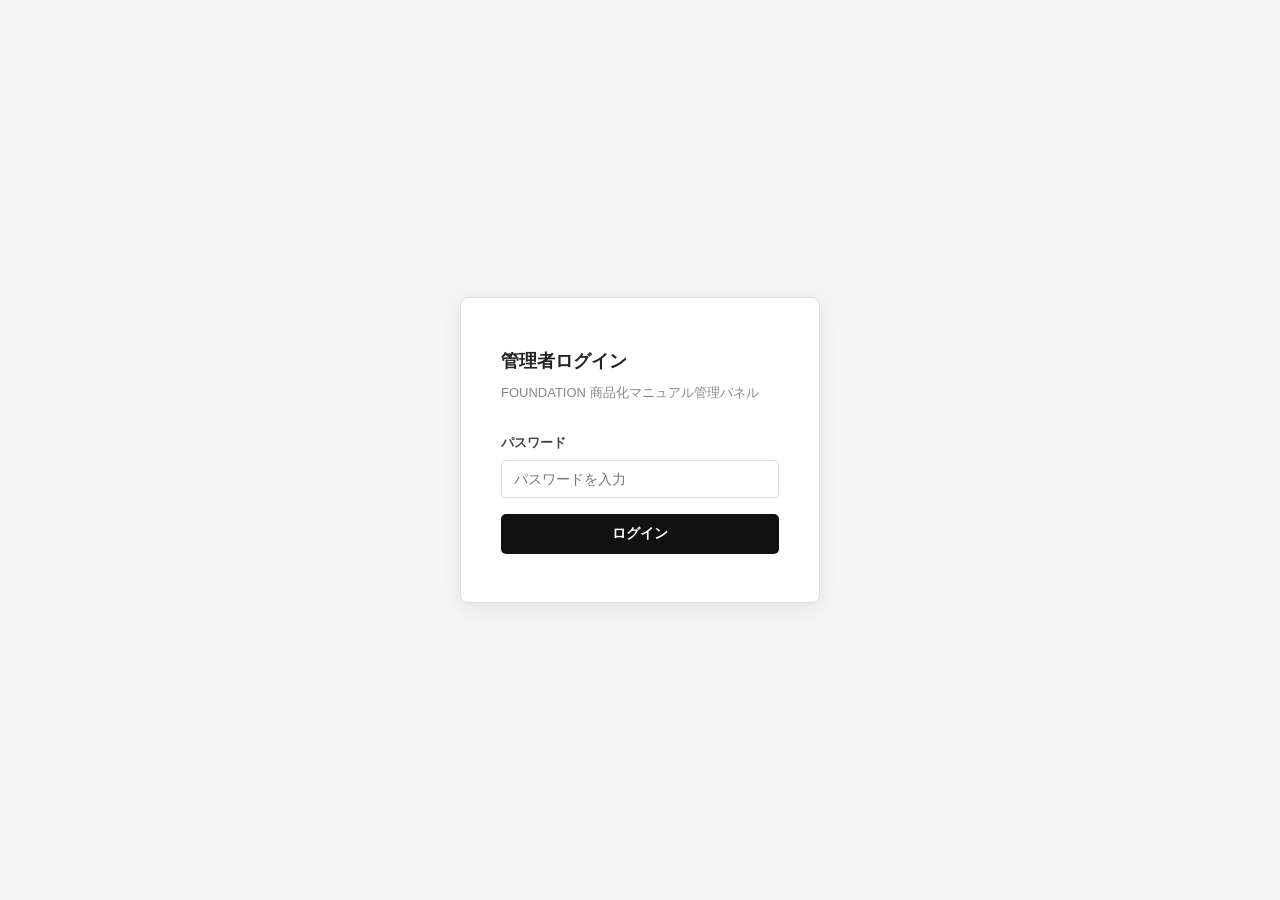
<file: admin/index.html>
<!DOCTYPE html>
<html lang="ja">
<head>
  <meta charset="UTF-8">
  <meta name="viewport" content="width=device-width, initial-scale=1.0">
  <title>管理者パネル — FOUNDATION マニュアル</title>
  <style>
    *, *::before, *::after { box-sizing: border-box; margin: 0; padding: 0; }

    body {
      font-family: 'Hiragino Kaku Gothic ProN', 'Hiragino Sans', 'Yu Gothic', 'Meiryo', sans-serif;
      background: #f5f5f5;
      color: #222;
      font-size: 15px;
      line-height: 1.7;
    }

    /* ===== ログイン画面 ===== */
    #login-screen {
      display: flex;
      align-items: center;
      justify-content: center;
      min-height: 100vh;
    }

    .login-box {
      background: #fff;
      border: 1px solid #ddd;
      border-radius: 8px;
      padding: 48px 40px;
      width: 360px;
      box-shadow: 0 4px 20px rgba(0,0,0,.08);
    }

    .login-box h1 {
      font-size: 18px;
      font-weight: 700;
      margin-bottom: 6px;
    }

    .login-box p {
      font-size: 13px;
      color: #888;
      margin-bottom: 28px;
    }

    .form-group { margin-bottom: 16px; }

    .form-group label {
      display: block;
      font-size: 13px;
      font-weight: 600;
      margin-bottom: 6px;
      color: #444;
    }

    .form-group input, .form-group textarea {
      width: 100%;
      padding: 10px 12px;
      border: 1px solid #ddd;
      border-radius: 5px;
      font-size: 14px;
      font-family: inherit;
      transition: border-color .15s;
    }

    .form-group input:focus, .form-group textarea:focus {
      outline: none;
      border-color: #111;
    }

    .btn {
      display: inline-flex;
      align-items: center;
      justify-content: center;
      gap: 6px;
      padding: 11px 20px;
      border: none;
      border-radius: 5px;
      font-size: 14px;
      font-weight: 600;
      cursor: pointer;
      transition: background .15s, opacity .15s;
    }

    .btn-primary { background: #111; color: #fff; width: 100%; }
    .btn-primary:hover { background: #333; }
    .btn-save { background: #111; color: #fff; padding: 12px 32px; font-size: 15px; }
    .btn-save:hover { background: #333; }
    .btn-save:disabled { opacity: .4; cursor: not-allowed; }
    .btn-logout { background: transparent; color: #888; border: 1px solid #ddd; font-size: 13px; padding: 7px 14px; }
    .btn-logout:hover { background: #f5f5f5; }

    .error-msg {
      background: #fff0f0;
      color: #c0392b;
      border: 1px solid #f5c6c6;
      border-radius: 5px;
      padding: 10px 14px;
      font-size: 13px;
      margin-top: 12px;
      display: none;
    }

    /* ===== 管理画面 ===== */
    #admin-screen { display: none; }

    .admin-header {
      background: #111;
      color: #fff;
      padding: 0;
      position: sticky;
      top: 0;
      z-index: 100;
    }

    .admin-header-inner {
      display: flex;
      align-items: center;
      justify-content: space-between;
      max-width: 900px;
      margin: 0 auto;
      padding: 14px 24px;
    }

    .admin-header h1 { font-size: 16px; font-weight: 700; }
    .admin-header p { font-size: 12px; color: #aaa; margin-top: 2px; }

    .admin-body {
      max-width: 900px;
      margin: 0 auto;
      padding: 40px 24px 80px;
    }

    .setup-box {
      background: #fffbf0;
      border: 1px solid #e8d8a0;
      border-radius: 8px;
      padding: 20px 24px;
      margin-bottom: 32px;
      font-size: 13px;
    }

    .setup-box strong { display: block; margin-bottom: 8px; font-size: 14px; }
    .setup-box code {
      background: #f0f0f0;
      padding: 2px 6px;
      border-radius: 3px;
      font-family: monospace;
      font-size: 12px;
    }
    .setup-box a { color: #1a6eb5; }

    .pat-row {
      display: flex;
      gap: 10px;
      margin-top: 10px;
      align-items: flex-end;
    }

    .pat-row .form-group { flex: 1; margin-bottom: 0; }

    .btn-pat { background: #555; color: #fff; padding: 10px 16px; font-size: 13px; white-space: nowrap; }
    .btn-pat:hover { background: #333; }

    .pat-status {
      font-size: 12px;
      margin-top: 8px;
      color: #2ecc71;
      display: none;
    }

    .section-editor {
      background: #fff;
      border: 1px solid #e0e0e0;
      border-radius: 8px;
      margin-bottom: 20px;
      overflow: hidden;
    }

    .section-editor-header {
      background: #fafafa;
      border-bottom: 1px solid #e0e0e0;
      padding: 14px 20px;
      display: flex;
      align-items: center;
      justify-content: space-between;
    }

    .section-editor-header h3 {
      font-size: 14px;
      font-weight: 700;
      color: #222;
    }

    .char-count { font-size: 12px; color: #aaa; }

    .section-editor textarea {
      width: 100%;
      border: none;
      padding: 16px 20px;
      font-size: 14px;
      font-family: inherit;
      line-height: 1.8;
      resize: vertical;
      min-height: 100px;
      background: #fff;
    }

    .section-editor textarea:focus { outline: none; background: #fffef8; }

    .save-bar {
      position: sticky;
      bottom: 0;
      background: #fff;
      border-top: 1px solid #e0e0e0;
      padding: 16px 24px;
      display: flex;
      align-items: center;
      gap: 16px;
      box-shadow: 0 -2px 12px rgba(0,0,0,.06);
    }

    .save-status {
      font-size: 13px;
      color: #2ecc71;
      display: none;
    }

    .save-status.error { color: #c0392b; }

    #last-updated-admin { font-size: 12px; color: #aaa; margin-left: auto; }
  </style>
</head>
<body>

<!-- ===== ログイン画面 ===== -->
<div id="login-screen">
  <div class="login-box">
    <h1>管理者ログイン</h1>
    <p>FOUNDATION 商品化マニュアル管理パネル</p>
    <div class="form-group">
      <label>パスワード</label>
      <input type="password" id="pw-input" placeholder="パスワードを入力" autocomplete="current-password">
    </div>
    <button class="btn btn-primary" id="login-btn">ログイン</button>
    <div class="error-msg" id="login-error">パスワードが正しくありません。</div>
  </div>
</div>

<!-- ===== 管理画面 ===== -->
<div id="admin-screen">
  <header class="admin-header">
    <div class="admin-header-inner">
      <div>
        <h1>管理者パネル</h1>
        <p>FOUNDATION 商品化マニュアル</p>
      </div>
      <div style="display:flex; gap:10px; align-items:center;">
        <a href="../" style="color:#aaa; font-size:13px; text-decoration:none;">← サイトを見る</a>
        <button class="btn btn-logout" id="logout-btn">ログアウト</button>
      </div>
    </div>
  </header>

  <div class="admin-body">

    <!-- GitHub PAT 設定 -->
    <div class="setup-box" id="pat-setup">
      <strong>⚙️ 初回設定：GitHub Personal Access Token（PAT）</strong>
      <p>
        保存にはGitHubのPATが必要です。<a href="https://github.com/settings/tokens/new?scopes=repo&description=FD-Manual-Admin" target="_blank">こちら</a>からトークンを作成してください。<br>
        スコープは <code>repo</code> にチェックを入れて「Generate token」を押してください。
      </p>
      <div class="pat-row">
        <div class="form-group">
          <label>GitHub Personal Access Token</label>
          <input type="password" id="pat-input" placeholder="ghp_xxxxxxxxxxxxxxxxxxxx">
        </div>
        <button class="btn btn-pat" id="save-pat-btn">保存</button>
      </div>
      <p class="pat-status" id="pat-status">✓ トークンを保存しました</p>
    </div>

    <p style="font-size:13px; color:#888; margin-bottom:24px;">
      各セクションに表示するテキストを編集・追記できます。改行はそのまま反映されます。空白にするとその項目は非表示になります。
    </p>

    <!-- セクション編集エリア -->
    <div id="editors-container"></div>

    <!-- 保存バー -->
    <div class="save-bar">
      <button class="btn btn-save" id="save-btn">保存して公開</button>
      <span class="save-status" id="save-status"></span>
      <span id="last-updated-admin"></span>
    </div>

  </div>
</div>

<script>
  // ============================================================
  // 設定
  // ============================================================
  const REPO_OWNER = 'wacchane';
  const REPO_NAME  = 'fd-approval-manual';
  const CONTENT_FILE = 'content.json';

  // パスワードハッシュ（SHA-256 of "foundation2024"）
  // 変更するには: https://emn178.github.io/online-tools/sha256.html で新しいハッシュを生成し差し替えてください
  const PASSWORD_HASH = 'cf8544304e61231df25a97fe59e6b403f9347ce32e6c4830573c0469385281b4';

  const SECTIONS = [
    { key: 'flow',         label: '1. 商品化の流れ' },
    { key: 'channel',      label: '2. 商流について' },
    { key: 'factory',      label: '3. 生産工場について' },
    { key: 'registration', label: '4. 工場登録方法' },
    { key: 'countries',    label: '5. 調達許可国リスト' },
    { key: 'validity',     label: '6. 工場登録の有効期限・抜き打ち監査' },
    { key: 'materials',    label: '7. 専用資材について' },
    { key: 'promotion',    label: '8. 商品販促上の主なルール' },
    { key: 'publication',  label: '9. 掲載物のルール' },
    { key: 'design',       label: '10. デザイン上の注意点' },
  ];

  // ============================================================
  // ユーティリティ
  // ============================================================
  async function sha256(msg) {
    const buf = await crypto.subtle.digest('SHA-256', new TextEncoder().encode(msg));
    return Array.from(new Uint8Array(buf)).map(b => b.toString(16).padStart(2, '0')).join('');
  }

  function getPAT()  { return localStorage.getItem('fd_admin_pat') || ''; }
  function savePAT(t){ localStorage.setItem('fd_admin_pat', t); }

  // ============================================================
  // ログイン
  // ============================================================
  async function doLogin() {
    const pw = document.getElementById('pw-input').value;
    const hash = await sha256(pw);
    if (hash === PASSWORD_HASH) {
      document.getElementById('login-screen').style.display = 'none';
      document.getElementById('admin-screen').style.display  = 'block';
      initAdmin();
    } else {
      document.getElementById('login-error').style.display = 'block';
    }
  }

  document.getElementById('login-btn').addEventListener('click', doLogin);
  document.getElementById('pw-input').addEventListener('keydown', e => { if (e.key === 'Enter') doLogin(); });

  document.getElementById('logout-btn').addEventListener('click', () => {
    document.getElementById('admin-screen').style.display = 'none';
    document.getElementById('login-screen').style.display = 'flex';
    document.getElementById('pw-input').value = '';
  });

  // ============================================================
  // PAT 設定
  // ============================================================
  function initPATArea() {
    const pat = getPAT();
    if (pat) {
      document.getElementById('pat-input').value = '●'.repeat(20);
      document.getElementById('pat-status').style.display = 'block';
    }
  }

  document.getElementById('save-pat-btn').addEventListener('click', () => {
    const val = document.getElementById('pat-input').value.trim();
    if (val && !val.startsWith('●')) {
      savePAT(val);
      document.getElementById('pat-status').style.display = 'block';
      document.getElementById('pat-input').value = '●'.repeat(20);
    }
  });

  // ============================================================
  // エディター構築
  // ============================================================
  let currentContent = {};

  function buildEditors(data) {
    currentContent = data;
    const container = document.getElementById('editors-container');
    container.innerHTML = '';

    SECTIONS.forEach(({ key, label }) => {
      const val = data.sections[key] || '';
      const div = document.createElement('div');
      div.className = 'section-editor';
      div.innerHTML = `
        <div class="section-editor-header">
          <h3>${label}</h3>
          <span class="char-count" id="count-${key}">${val.length} 文字</span>
        </div>
        <textarea id="editor-${key}" rows="4" placeholder="このセクションへの追記・メモを入力（空白にすると非表示）">${val}</textarea>
      `;
      container.appendChild(div);

      const ta = div.querySelector('textarea');
      ta.addEventListener('input', () => {
        document.getElementById(`count-${key}`).textContent = ta.value.length + ' 文字';
      });
    });

    if (data.lastUpdated) {
      document.getElementById('last-updated-admin').textContent = '最終更新：' + data.lastUpdated;
    }
  }

  // ============================================================
  // content.json を GitHub API から取得
  // ============================================================
  async function fetchContent() {
    const url = `https://api.github.com/repos/${REPO_OWNER}/${REPO_NAME}/contents/${CONTENT_FILE}`;
    const pat = getPAT();
    const headers = { 'Accept': 'application/vnd.github+json' };
    if (pat) headers['Authorization'] = `token ${pat}`;

    const res = await fetch(url, { headers });
    if (!res.ok) throw new Error('content.json の取得に失敗しました: ' + res.status);
    const json = await res.json();
    const text = atob(json.content.replace(/\n/g, ''));
    return { data: JSON.parse(text), sha: json.sha };
  }

  // ============================================================
  // content.json を GitHub API で保存
  // ============================================================
  async function saveContent(data, sha) {
    const pat = getPAT();
    if (!pat || pat.startsWith('●')) throw new Error('GitHub PATが設定されていません。上の設定欄からPATを入力してください。');

    const url = `https://api.github.com/repos/${REPO_OWNER}/${REPO_NAME}/contents/${CONTENT_FILE}`;
    const today = new Date().toISOString().split('T')[0];
    data.lastUpdated = today;

    const body = JSON.stringify({
      message: `管理者パネルから更新 (${today})`,
      content: btoa(unescape(encodeURIComponent(JSON.stringify(data, null, 2)))),
      sha: sha,
    });

    const res = await fetch(url, {
      method: 'PUT',
      headers: {
        'Authorization': `token ${pat}`,
        'Content-Type': 'application/json',
        'Accept': 'application/vnd.github+json',
      },
      body,
    });

    if (!res.ok) {
      const err = await res.json().catch(() => ({}));
      throw new Error(err.message || '保存に失敗しました: ' + res.status);
    }
    return today;
  }

  // ============================================================
  // 保存ボタン
  // ============================================================
  let currentSHA = '';

  document.getElementById('save-btn').addEventListener('click', async () => {
    const btn = document.getElementById('save-btn');
    const statusEl = document.getElementById('save-status');
    btn.disabled = true;
    btn.textContent = '保存中...';
    statusEl.style.display = 'none';
    statusEl.className = 'save-status';

    try {
      // 現在のSHAを再取得（並行編集対策）
      const { sha } = await fetchContent();
      currentSHA = sha;

      // エディターの値を収集
      SECTIONS.forEach(({ key }) => {
        const ta = document.getElementById('editor-' + key);
        if (ta) currentContent.sections[key] = ta.value;
      });

      const date = await saveContent(currentContent, currentSHA);
      document.getElementById('last-updated-admin').textContent = '最終更新：' + date;
      statusEl.textContent = '✓ 保存しました。約1分後にサイトに反映されます。';
      statusEl.style.display = 'inline';

      // SHA を更新
      const refreshed = await fetchContent();
      currentSHA = refreshed.sha;
    } catch (e) {
      statusEl.textContent = '⚠ ' + e.message;
      statusEl.className = 'save-status error';
      statusEl.style.display = 'inline';
    } finally {
      btn.disabled = false;
      btn.textContent = '保存して公開';
    }
  });

  // ============================================================
  // 管理画面初期化
  // ============================================================
  async function initAdmin() {
    initPATArea();

    try {
      const { data, sha } = await fetchContent();
      currentSHA = sha;
      buildEditors(data);
    } catch (e) {
      // PATなしでも閲覧できるようにフォールバック
      const defaultData = {
        lastUpdated: '',
        sections: Object.fromEntries(SECTIONS.map(s => [s.key, '']))
      };
      buildEditors(defaultData);
    }
  }
</script>

</body>
</html>
</file>
<file: style.css>
﻿/* ===== リセット & カラー変数 ===== */
*, *::before, *::after { box-sizing: border-box; margin: 0; padding: 0; }

:root {
  /* Stripe カラーパレット */
  --s-navy:        #0A2540;   /* ダークネイビー — メイン背景・見出し */
  --s-navy-mid:    #425466;   /* ネイビー中間 */
  --s-navy-light:  #697386;   /* セカンダリテキスト */
  --s-purple:      #635BFF;   /* パープル — アクセント・ボタン */
  --s-purple-dark: #4B44D6;   /* パープル濃 */
  --s-purple-pale: #F0EFFF;   /* パープル超淡 */
  --s-cyan:        #00D4FF;   /* シアンブルー — ハイライト */
  --s-cyan-light:  #80E9FF;   /* ライトシアン — ホバー */
  --s-cyan-pale:   #E6FAFE;   /* シアン超淡 */
  --s-offwhite:    #F6F9FC;   /* オフホワイト — ボディ背景 */
  --s-white:       #FFFFFF;
  --s-red:         #EF5229;   /* 警告色 */
  --s-red-light:   #FDEEE9;
  --s-red-dark:    #C8391A;

  /* 背景レイヤー */
  --bg-0:   #EEF2F7;   /* サイドバー */
  --bg-1:   #F6F9FC;   /* ボディ */
  --bg-2:   #FFFFFF;   /* カード */
  --bg-3:   #F0F4F8;   /* カード内要素 */
  --bg-4:   #E3E8EF;
  --border: rgba(10,37,64,.10);

  --sidebar-w: 280px;
  --header-h:  64px;
  --radius:    14px;
  --radius-sm: 8px;
}

html { scroll-behavior: smooth; }

body {
  font-family: -apple-system, 'Helvetica Neue', 'Hiragino Kaku Gothic ProN',
               'Hiragino Sans', 'Yu Gothic', 'Meiryo', sans-serif;
  color: var(--s-navy);
  background: var(--bg-1);
  font-size: 19px;
  line-height: 1.8;
  -webkit-font-smoothing: antialiased;
}

/* ===== ヘッダー ===== */
.site-header {
  background: rgba(10,37,64,.92);
  backdrop-filter: saturate(180%) blur(20px);
  -webkit-backdrop-filter: saturate(180%) blur(20px);
  border-bottom: 1px solid rgba(255,255,255,.06);
  position: sticky;
  top: 0;
  z-index: 100;
  height: var(--header-h);
}

.header-inner {
  display: flex;
  align-items: center;
  gap: 20px;
  padding: 0 32px;
  height: 100%;
}

.logo {
  font-size: 25px;
  font-weight: 700;
  letter-spacing: 0.14em;
  text-transform: lowercase;
  color: var(--s-white);
}

.header-subtitle {
  font-size: 15px;
  color: rgba(255,255,255,.45);
  letter-spacing: 0.06em;
}

/* ===== レイアウト ===== */
.layout {
  display: flex;
  width: 100%;
  min-height: calc(100vh - var(--header-h));
}

/* ===== サイドバー ===== */
.sidebar {
  width: var(--sidebar-w);
  flex-shrink: 0;
  background: var(--bg-0);
  border-right: 1px solid var(--border);
  padding: 32px 0;
  position: sticky;
  top: var(--header-h);
  height: calc(100vh - var(--header-h));
  overflow-y: auto;
}

.nav-label {
  font-size: 12px;
  font-weight: 700;
  letter-spacing: 0.18em;
  color: var(--s-navy-light);
  padding: 0 20px 12px;
  text-transform: uppercase;
  opacity: .7;
}

.nav-list, .nav-sub { list-style: none; }

.nav-row {
  display: flex;
  align-items: center;
  border-left: 2px solid transparent;
  transition: background .2s, border-color .2s;
}

.nav-row:hover {
  background: rgba(99,91,255,.06);
  border-left-color: rgba(99,91,255,.2);
}

.nav-row.active {
  background: var(--s-purple-pale);
  border-left-color: var(--s-purple);
}

.nav-toggle {
  width: 30px;
  min-height: 36px;
  display: flex;
  align-items: center;
  justify-content: center;
  background: none;
  border: none;
  color: var(--s-navy-light);
  font-size: 19px;
  cursor: pointer;
  flex-shrink: 0;
  padding: 0 0 0 12px;
  transition: transform .22s, color .2s;
  line-height: 1;
}

.nav-toggle.open {
  transform: rotate(90deg);
  color: var(--s-purple);
}

.nav-link {
  flex: 1;
  display: block;
  padding: 9px 16px 9px 4px;
  color: var(--s-navy-light);
  text-decoration: none;
  font-size: 16px;
  transition: color .2s;
  line-height: 1.5;
}

.nav-link-plain { padding-left: 30px; }

.nav-row.active .nav-link {
  color: var(--s-purple);
  font-weight: 600;
}

.nav-sub {
  display: none;
  padding: 2px 0 6px 42px;
  border-left: 2px solid var(--border);
  margin-left: 14px;
}

.nav-sub.open { display: block; }

.nav-sub li a {
  display: block;
  padding: 5px 12px 5px 0;
  font-size: 15px;
  color: var(--s-navy-light);
  text-decoration: none;
  transition: color .2s;
  line-height: 1.5;
  border: none;
}

.nav-sub li a:hover { color: var(--s-purple); }

/* ===== メインコンテンツ ===== */
.content {
  flex: 1;
  padding: 56px 72px 100px;
  min-width: 0;
}

section {
  padding-bottom: 64px;
  border-bottom: 1px solid var(--border);
  margin-bottom: 60px;
}
section:last-child { border-bottom: none; }

h2 {
  font-size: 32px;
  font-weight: 700;
  color: var(--s-navy);
  margin-bottom: 28px;
  padding-bottom: 16px;
  border-bottom: 1px solid var(--border);
  letter-spacing: -0.01em;
}

h2::before {
  content: '';
  display: inline-block;
  width: 4px;
  height: 22px;
  background: linear-gradient(180deg, var(--s-purple) 0%, var(--s-cyan) 100%);
  border-radius: 2px;
  margin-right: 12px;
  vertical-align: middle;
  position: relative;
  top: -1px;
}

h3 {
  font-size: 20px;
  font-weight: 600;
  color: var(--s-navy);
  margin: 36px 0 14px;
  letter-spacing: -0.01em;
}

h4 {
  font-size: 16px;
  font-weight: 600;
  color: var(--s-navy);
  margin: 18px 0 8px;
}

p { margin-bottom: 12px; color: var(--s-navy-mid); }
p strong { color: var(--s-navy); }

/* ===== タイムライン ===== */
.timeline-wrap { overflow-x: auto; margin: 24px 0; }

.timeline-table {
  width: 100%;
  border-collapse: separate;
  border-spacing: 0;
  font-size: 16px;
  min-width: 500px;
  border-radius: var(--radius-sm);
  overflow: hidden;
  border: 1px solid var(--border);
}

.timeline-table th {
  background: var(--s-navy);
  color: var(--s-white);
  padding: 12px 14px;
  text-align: center;
  font-weight: 600;
  font-size: 15px;
  letter-spacing: 0.05em;
}

.timeline-table td {
  padding: 12px 14px;
  text-align: center;
  border-bottom: 1px solid var(--border);
  border-right: 1px solid var(--border);
  background: var(--bg-2);
  font-size: 16px;
  color: var(--s-navy);
}

.timeline-table td:last-child { border-right: none; }
.period-row td { background: var(--bg-3); }
.period { color: var(--s-navy-light); font-size: 15px; }

/* ===== ステップリスト ===== */
.step-list { display: flex; flex-direction: column; gap: 12px; margin-top: 28px; }

.step {
  background: var(--bg-2);
  border: 1px solid var(--border);
  border-radius: var(--radius);
  padding: 22px 26px;
  transition: box-shadow .2s;
}

.step:hover { box-shadow: 0 4px 16px rgba(10,37,64,.08); }

.step-header {
  display: flex;
  align-items: center;
  gap: 12px;
  margin-bottom: 12px;
}

.step-num {
  background: var(--s-navy);
  color: var(--s-white);
  width: 30px;
  height: 30px;
  border-radius: 50%;
  display: inline-flex;
  align-items: center;
  justify-content: center;
  font-size: 16px;
  font-weight: 700;
  flex-shrink: 0;
}

.step-title { font-size: 19px; font-weight: 600; color: var(--s-navy); }

/* ===== 注意書き ===== */
.note {
  background: var(--s-purple-pale);
  border-left: 3px solid var(--s-purple);
  padding: 12px 16px;
  margin: 16px 0;
  font-size: 16px;
  color: var(--s-navy-mid);
  border-radius: 0 var(--radius-sm) var(--radius-sm) 0;
}

.note.alert {
  background: var(--s-red-light);
  border-left-color: var(--s-red);
  color: var(--s-red-dark);
}

/* ===== テーブル ===== */
.data-table {
  width: 100%;
  border-collapse: separate;
  border-spacing: 0;
  margin: 16px 0;
  font-size: 16px;
  border-radius: var(--radius-sm);
  overflow: hidden;
  border: 1px solid var(--border);
}

.data-table th {
  background: var(--s-navy);
  color: var(--s-white);
  padding: 10px 16px;
  text-align: left;
  font-weight: 600;
}

.data-table td {
  padding: 10px 16px;
  border-bottom: 1px solid var(--border);
  background: var(--bg-2);
  color: var(--s-navy);
}

.data-table tr:last-child td { border-bottom: none; }
.data-table tr:nth-child(even) td { background: var(--bg-3); }

/* ===== 商流ダイアグラム ===== */
.channel-list { display: flex; flex-direction: column; gap: 12px; margin-top: 20px; }

.channel-item {
  background: var(--bg-2);
  border: 1px solid var(--border);
  border-radius: var(--radius);
  padding: 20px 24px;
  transition: box-shadow .2s;
}

.channel-item:hover { box-shadow: 0 4px 16px rgba(10,37,64,.07); }
.channel-item h3 { font-size: 18px; margin: 0 0 14px; }

.flow-diagram {
  display: flex;
  align-items: center;
  gap: 8px;
  flex-wrap: wrap;
  font-size: 16px;
}

.node {
  background: var(--bg-4);
  color: var(--s-navy);
  padding: 7px 16px;
  border-radius: 20px;
  font-size: 16px;
  font-weight: 600;
  white-space: nowrap;
  border: 1px solid var(--border);
}

.node.factory { background: var(--s-cyan-pale); color: #0077A8; border-color: rgba(0,212,255,.3); }
.node.client  { background: var(--s-purple-pale); color: var(--s-purple-dark); border-color: rgba(99,91,255,.2); }

.arrow { color: var(--s-navy-light); font-size: 15px; white-space: nowrap; }
.cost-note { font-size: 15px; color: var(--s-navy-light); margin-bottom: 8px; }

/* ===== 2カラム ===== */
.two-col {
  display: grid;
  grid-template-columns: 1fr 1fr;
  gap: 14px;
  margin: 20px 0;
}

@media (max-width: 640px) { .two-col { grid-template-columns: 1fr; } }

.col-box {
  background: var(--bg-2);
  border: 1px solid var(--border);
  border-radius: var(--radius);
  padding: 18px 20px;
}

.col-box h4 { margin-top: 0; }
.col-box.required    { border-top: 2px solid var(--s-purple); }
.col-box.not-required{ border-top: 2px solid var(--border); }

/* ===== タグリスト ===== */
.tag-list {
  list-style: none;
  display: flex;
  flex-wrap: wrap;
  gap: 8px;
  margin-top: 10px;
}

.tag-list li {
  background: var(--bg-3);
  border: 1px solid var(--border);
  padding: 4px 14px;
  border-radius: 20px;
  font-size: 15px;
  color: var(--s-navy);
}

/* ===== 工場登録ステップ ===== */
.registration-steps { display: flex; flex-direction: column; gap: 12px; margin: 20px 0; }

.reg-step {
  display: flex;
  gap: 16px;
  background: var(--bg-2);
  border: 1px solid var(--border);
  border-radius: var(--radius);
  padding: 18px 20px;
}

.reg-step.danger {
  border-color: rgba(239,82,41,.25);
  background: var(--s-red-light);
}

.reg-step-num {
  background: var(--s-navy);
  color: var(--s-white);
  width: 30px;
  height: 30px;
  border-radius: 50%;
  display: flex;
  align-items: center;
  justify-content: center;
  font-size: 18px;
  font-weight: 700;
  flex-shrink: 0;
}

.reg-step-body h4 { margin-top: 0; }
.country-example { font-size: 15px; color: var(--s-navy-light); margin-bottom: 8px; }

/* ===== 調達禁止国リスト ===== */
.prohibited-list {
  list-style: none;
  display: flex;
  flex-wrap: wrap;
  gap: 8px;
  margin: 12px 0;
}

.prohibited-list li {
  background: var(--s-red-light);
  color: var(--s-red-dark);
  padding: 4px 12px;
  border-radius: var(--radius-sm);
  font-size: 16px;
  border: 1px solid rgba(239,82,41,.2);
}

/* ===== 例示ボックス ===== */
.example-box {
  background: var(--s-cyan-pale);
  border: 1px solid rgba(0,212,255,.3);
  border-radius: var(--radius);
  padding: 16px 20px;
  font-size: 18px;
  margin: 16px 0;
}

.highlight { font-weight: 700; color: #0077A8; }

/* ===== 資材グリッド ===== */
.materials-grid {
  display: grid;
  grid-template-columns: repeat(auto-fit, minmax(200px, 1fr));
  gap: 12px;
  margin: 20px 0;
}

.material-card {
  background: var(--bg-2);
  border: 1px solid var(--border);
  border-top: 2px solid var(--s-purple);
  border-radius: 0 0 var(--radius) var(--radius);
  padding: 18px 20px;
}

.material-card h4 { font-size: 16px; margin-top: 0; line-height: 1.6; }
.material-card ul { padding-left: 18px; font-size: 16px; margin-top: 10px; }
.material-card ul li { margin-bottom: 4px; color: var(--s-navy-mid); }

.materials-numbering {
  display: flex;
  flex-wrap: wrap;
  gap: 10px;
  margin: 16px 0;
}

.mat-item {
  background: var(--bg-2);
  color: var(--s-navy);
  padding: 8px 16px;
  border-radius: 20px;
  font-size: 16px;
  display: flex;
  align-items: center;
  gap: 8px;
  border: 1px solid var(--border);
}

.mat-item span { font-weight: 700; font-size: 19px; color: var(--s-purple); }

/* ===== NGワード・例示 ===== */
.ng-words { display: flex; gap: 10px; flex-wrap: wrap; margin: 10px 0; }

.ng-tag {
  background: var(--s-red-light);
  color: var(--s-red-dark);
  border: 1px solid rgba(239,82,41,.2);
  padding: 5px 14px;
  border-radius: var(--radius-sm);
  font-size: 16px;
  font-weight: 600;
}

.example-block {
  background: var(--s-purple-pale);
  border-left: 3px solid var(--s-purple);
  padding: 12px 18px;
  margin: 12px 0;
  font-size: 16px;
  border-radius: 0 var(--radius-sm) var(--radius-sm) 0;
}

.ok-label { font-weight: 700; color: var(--s-purple-dark); margin-bottom: 4px; font-size: 15px; }

.ng-list { padding-left: 20px; margin: 10px 0; }
.ng-list li { margin-bottom: 6px; font-size: 18px; color: var(--s-navy-mid); }

.ng-example {
  background: var(--s-red-light);
  border-left: 3px solid var(--s-red);
  padding: 12px 18px;
  margin: 12px 0;
  font-size: 16px;
  color: var(--s-red-dark);
  border-radius: 0 var(--radius-sm) var(--radius-sm) 0;
}

.ng-label { font-weight: 700; margin-bottom: 4px; font-size: 15px; }

.important-box {
  background: var(--s-navy);
  border-radius: var(--radius);
  padding: 22px 26px;
  margin: 24px 0;
}

.important-box strong { display: block; font-size: 20px; margin-bottom: 12px; color: var(--s-white); }
.important-box p { margin-bottom: 8px; font-size: 18px; color: rgba(255,255,255,.68); }

.press-template {
  background: var(--bg-2);
  border: 1px solid var(--border);
  border-radius: var(--radius);
  padding: 20px 24px;
  font-size: 18px;
  margin: 16px 0;
}

.press-template p { margin-bottom: 12px; }

/* ===== 管理者追記エリア ===== */
.section-notes {
  display: none;
  margin-top: 24px;
  background: var(--s-purple-pale);
  border: 1px dashed rgba(99,91,255,.3);
  border-radius: var(--radius);
  padding: 16px 20px;
}
.section-notes p { margin-bottom: 8px; font-size: 18px; color: var(--s-navy); }
.section-notes p:last-child { margin-bottom: 0; }

/* ===== フッター ===== */
.site-footer {
  background: var(--s-navy);
  color: rgba(255,255,255,.45);
  text-align: center;
  padding: 32px 24px;
  font-size: 15px;
  line-height: 2.4;
}

/* ===== ビジュアルタイムライン ===== */
.timeline-scroll {
  overflow-x: auto;
  padding-bottom: 8px;
  margin: 20px 0 28px;
  /* スクロールバーを細く */
  scrollbar-width: thin;
  scrollbar-color: var(--border) transparent;
}
.timeline-scroll::-webkit-scrollbar { height: 4px; }
.timeline-scroll::-webkit-scrollbar-track { background: transparent; }
.timeline-scroll::-webkit-scrollbar-thumb { background: var(--border); border-radius: 2px; }

.timeline-inner { min-width: 680px; }

.tl-arrow-wrap {
  display: flex;
  align-items: center;
  gap: 10px;
  margin-bottom: 10px;
}

.tl-label {
  font-size: 14px;
  font-weight: 700;
  color: var(--s-navy-light);
  white-space: nowrap;
  letter-spacing: 0.05em;
  flex-shrink: 0;
}

.tl-arrow-line {
  flex: 1;
  display: flex;
  align-items: center;
}

.tl-arrow-shaft {
  flex: 1;
  height: 2px;
  background: linear-gradient(90deg, var(--s-purple) 0%, var(--s-cyan) 100%);
}

.tl-arrow-head {
  width: 0;
  height: 0;
  border-top: 5px solid transparent;
  border-bottom: 5px solid transparent;
  border-left: 8px solid var(--s-cyan);
  flex-shrink: 0;
}

.timeline-steps {
  display: flex;
  gap: 0;
  border: 1px solid var(--border);
  border-radius: 8px;
  overflow: hidden;
}

.tl-step {
  flex: 1;
  background: var(--bg-2);
  border: none;
  border-right: 1px solid var(--border);
  border-radius: 0;
  padding: 8px 10px;
  font-size: 15px;
  font-weight: 500;
  color: var(--s-navy);
  white-space: nowrap;
  text-align: center;
}

.tl-step:last-child { border-right: none; }

.tl-step {
  cursor: pointer;
  transition: background .15s, color .15s;
}

/* ホバー */
.tl-step:not(.active):hover {
  background: var(--s-purple-pale);
  color: var(--s-purple);
}

/* アクティブ */
.tl-step.active {
  background: var(--s-navy);
  color: var(--s-white);
  font-weight: 600;
}

.tl-step.tl-step-accent.active {
  background: var(--s-navy);
  color: var(--s-white);
}

/* ===== 仮スケジュールプランナー ===== */
.sched-scroll {
  overflow-x: auto;
  margin: 20px 0;
  padding-bottom: 8px;
  scrollbar-width: thin;
  scrollbar-color: var(--border) transparent;
}
.sched-scroll::-webkit-scrollbar { height: 4px; }
.sched-scroll::-webkit-scrollbar-thumb { background: var(--border); border-radius: 2px; }

.sched-inner { min-width: 700px; }

.sched-steps {
  display: flex;
  gap: 0;
  border: 1px solid var(--border);
  border-radius: 8px;
  overflow: hidden;
}

.sched-step {
  flex: 1;
  display: flex;
  flex-direction: column;
  border-right: 1px solid var(--border);
}
.sched-step:last-child { border-right: none; }

.sched-label {
  padding: 7px 6px;
  font-size: 15px;
  font-weight: 500;
  color: var(--s-navy);
  text-align: center;
  background: var(--bg-2);
  border-bottom: 1px solid var(--border);
  white-space: nowrap;
  display: flex;
  align-items: center;
  justify-content: center;
  gap: 3px;
}

.sched-num {
  font-weight: 700;
  color: var(--s-purple);
}

.sched-dur {
  display: flex;
  align-items: center;
  justify-content: center;
  gap: 3px;
  padding: 8px 4px;
  background: var(--s-offwhite);
}

.sched-val-sel {
  width: 46px;
  border: 1px solid var(--border);
  border-radius: 5px;
  padding: 4px 2px;
  font-size: 16px;
  text-align: center;
  color: var(--s-navy);
  background: var(--s-white);
  outline: none;
  font-family: inherit;
  cursor: pointer;
  -webkit-appearance: none;
  appearance: none;
}
.sched-val-sel:focus {
  border-color: var(--s-purple);
  box-shadow: 0 0 0 2px rgba(99,91,255,.15);
}

.sched-unit {
  width: 34px;
  border: 1px solid var(--border);
  border-radius: 5px;
  padding: 4px 2px;
  font-size: 15px;
  color: var(--s-navy);
  background: var(--s-white);
  cursor: pointer;
  font-family: inherit;
  outline: none;
  text-align: center;
  -webkit-appearance: none;
  appearance: none;
}
.sched-unit:focus { border-color: var(--s-purple); }

.sched-step-fixed .sched-dur { background: var(--bg-3); }

.sched-dur-result {
  background: var(--s-offwhite);
  min-height: 38px;
  display: flex;
  align-items: center;
  justify-content: center;
}

.sched-result {
  font-size: 16px;
  font-weight: 700;
  color: var(--s-red);
  white-space: nowrap;
  text-align: center;
}

.sched-fixed-val {
  font-size: 16px;
  font-weight: 600;
  color: var(--s-navy-mid);
}

/* ===== フロータブ ===== */
.flow-tabs { margin-top: 24px; }

.flow-tab-buttons {
  display: flex;
  flex-wrap: wrap;
  gap: 8px;
  margin-bottom: 16px;
}

.flow-tab-btn {
  display: inline-flex;
  align-items: center;
  gap: 6px;
  padding: 9px 20px;
  border-radius: 24px;
  border: 1px solid var(--border);
  background: var(--bg-2);
  color: var(--s-navy-light);
  font-size: 16px;
  font-weight: 500;
  cursor: pointer;
  font-family: inherit;
  transition: background .18s, color .18s, border-color .18s, box-shadow .18s;
  white-space: nowrap;
  line-height: 1;
}

.flow-tab-btn:hover {
  background: var(--s-purple-pale);
  color: var(--s-purple);
  border-color: rgba(99,91,255,.3);
}

.flow-tab-btn.active {
  background: var(--s-purple);
  color: var(--s-white);
  border-color: var(--s-purple);
  box-shadow: 0 4px 14px rgba(99,91,255,.35);
}

.flow-tab-num { font-size: 14px; opacity: .7; }
.flow-tab-btn.active .flow-tab-num { opacity: .85; }

.flow-tab-panel { display: none; }
.flow-tab-panel.active { display: block; animation: tabFadeIn .2s ease; }

@keyframes tabFadeIn {
  from { opacity: 0; transform: translateY(6px); }
  to   { opacity: 1; transform: translateY(0); }
}

.flow-panel-inner {
  background: var(--bg-2);
  border: 1px solid var(--border);
  border-radius: var(--radius);
  padding: 26px 28px;
  box-shadow: 0 2px 12px rgba(10,37,64,.06);
}

.flow-panel-header {
  display: flex;
  align-items: center;
  gap: 12px;
  margin-bottom: 16px;
}

.flow-panel-num {
  background: var(--s-purple);
  color: var(--s-white);
  width: 28px;
  height: 28px;
  border-radius: 50%;
  display: inline-flex;
  align-items: center;
  justify-content: center;
  font-size: 15px;
  font-weight: 700;
  flex-shrink: 0;
}

.flow-panel-title {
  font-size: 20px;
  font-weight: 600;
  color: var(--s-navy);
}

.flow-panel-duration {
  font-size: 16px;
  font-weight: 400;
  color: var(--s-navy-light);
  margin-left: 10px;
}

/* ===== レスポンシブ ===== */
@media (max-width: 900px) {
  .sidebar { display: none; }
  .content { padding: 36px 24px 64px; }
}

@media (max-width: 600px) {
  .content { padding: 28px 16px 48px; }
  h2 { font-size: 25px; }
  .flow-diagram { flex-direction: column; align-items: flex-start; }
}
</file>
